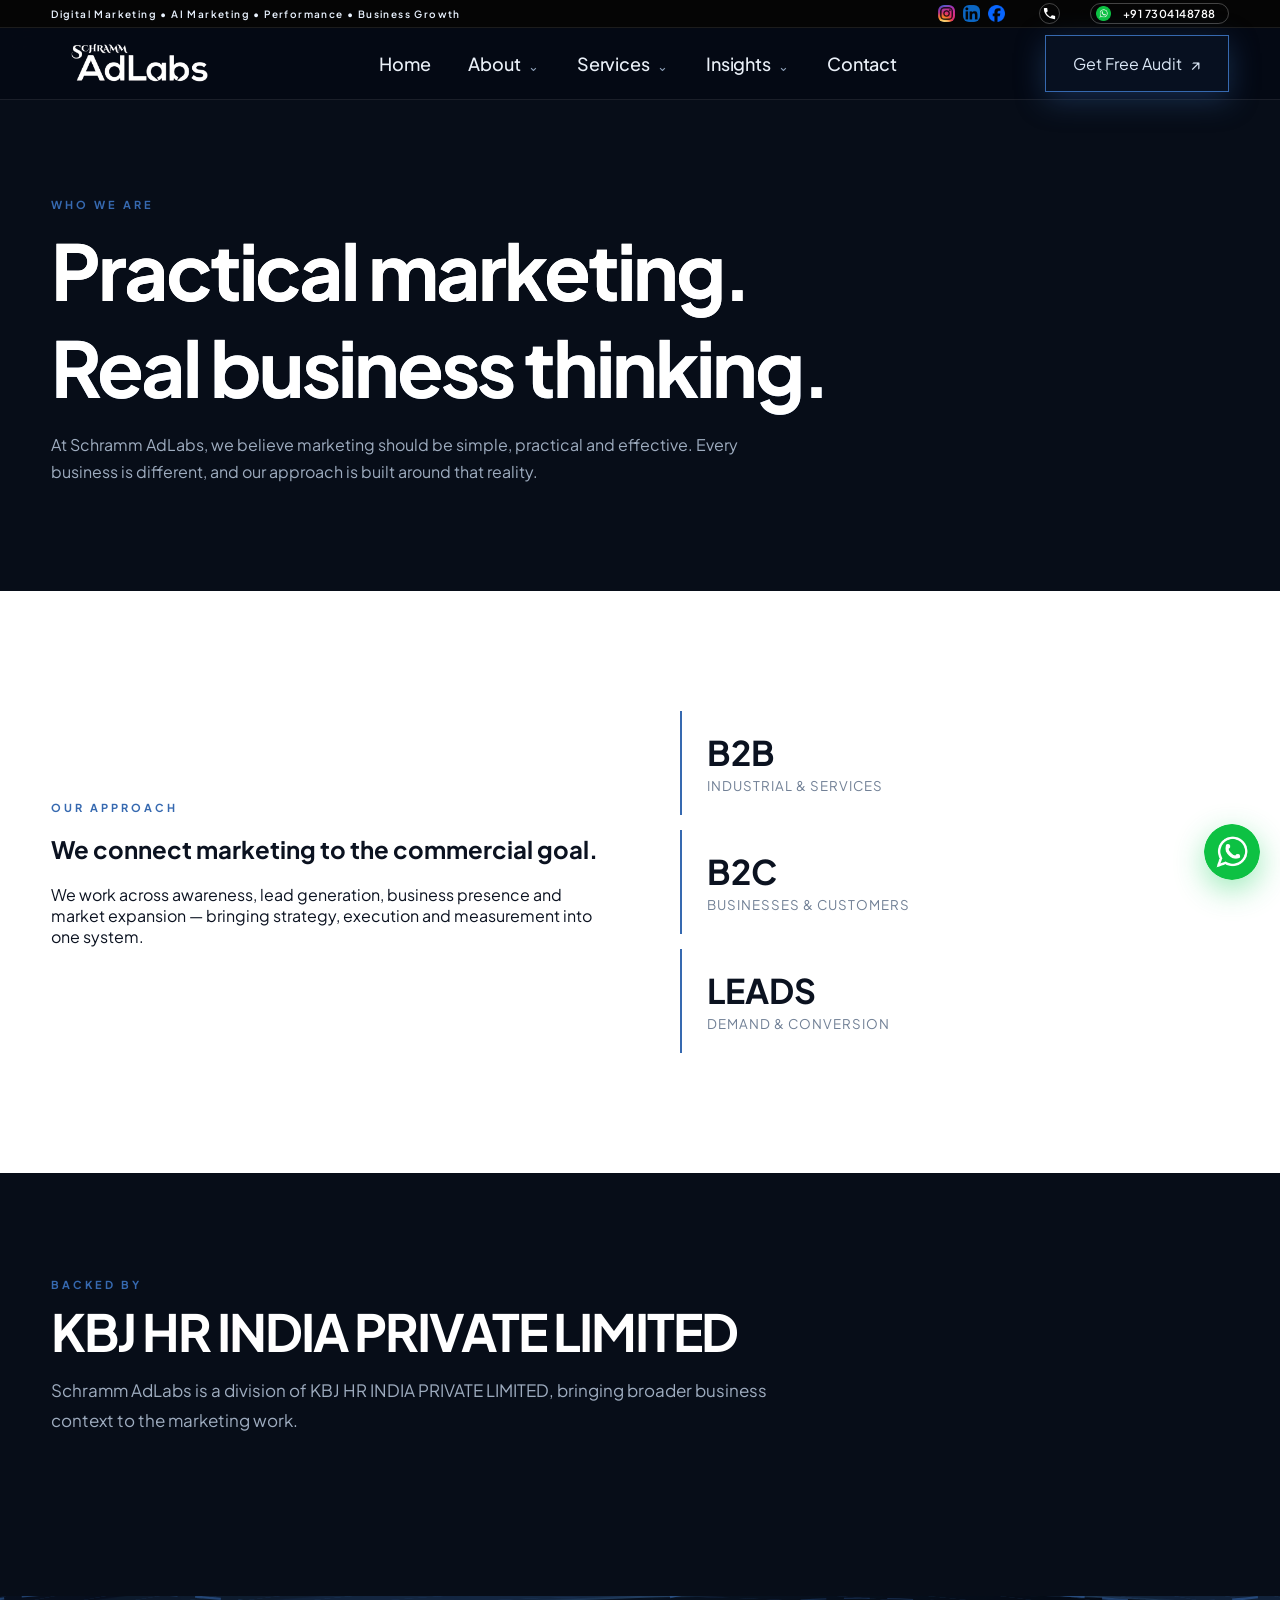
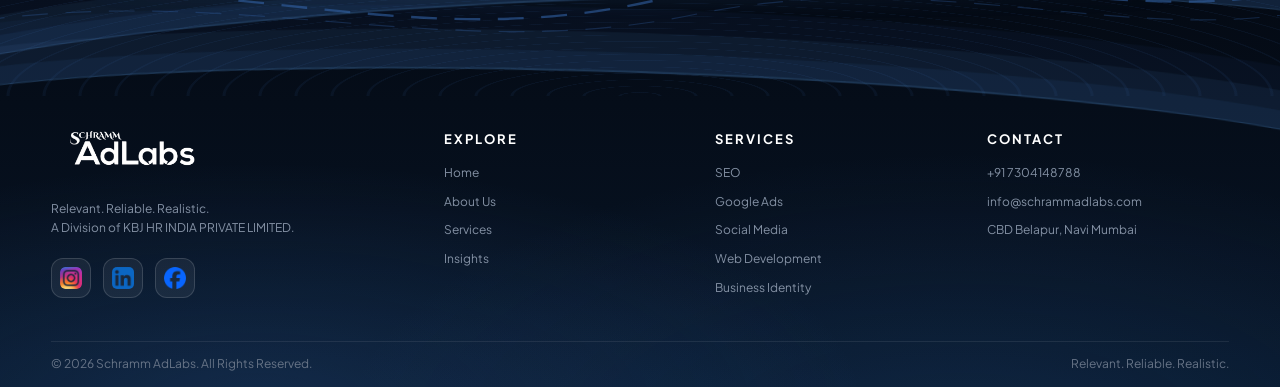
<file: about.html>
<!doctype html><html lang="en"><head><meta charset="utf-8"><meta name="viewport" content="width=device-width,initial-scale=1,viewport-fit=cover"><meta name="theme-color" content="#050914"><title>About Schramm AdLabs | Your B2B Marketing Partner</title>
<meta name="description" content="Meet Schramm AdLabs, a practical digital and AI marketing partner for B2B and manufacturing businesses. No jargon, no big presentations, just real results.">
<meta name="keywords" content="about Schramm AdLabs, B2B marketing partner, digital marketing company Navi Mumbai, AI marketing agency India">
<meta name="author" content="Schramm AdLabs">
<meta name="robots" content="index, follow, max-image-preview:large, max-snippet:-1">
<link rel="canonical" href="https://www.schrammadlabs.com/about">
<meta property="og:type" content="website">
<meta property="og:site_name" content="Schramm AdLabs">
<meta property="og:title" content="About Schramm AdLabs | Your B2B Marketing Partner">
<meta property="og:description" content="A practical marketing partner built around your growth. No jargon, just real results.">
<meta property="og:url" content="https://www.schrammadlabs.com/about">
<meta property="og:image" content="https://www.schrammadlabs.com/og-image.jpg">
<meta property="og:image:width" content="1200">
<meta property="og:image:height" content="630">
<meta property="og:image:alt" content="About Schramm AdLabs">
<meta property="og:locale" content="en_IN">
<meta name="twitter:card" content="summary_large_image">
<meta name="twitter:title" content="About Schramm AdLabs | Your B2B Marketing Partner">
<meta name="twitter:description" content="A practical marketing partner built around your growth. No jargon, just real results.">
<meta name="twitter:image" content="https://www.schrammadlabs.com/og-image.jpg">
<link rel="icon" href="/favicon.ico" sizes="48x48">
<link rel="icon" type="image/png" sizes="96x96" href="/favicon-96x96.png">
<link rel="icon" type="image/png" sizes="32x32" href="/favicon-32x32.png">
<link rel="apple-touch-icon" sizes="180x180" href="/apple-touch-icon.png">
<link rel="manifest" href="/site.webmanifest"><link rel="preconnect" href="https://fonts.googleapis.com"><link rel="preconnect" href="https://fonts.gstatic.com" crossorigin><link href="https://fonts.googleapis.com/css2?family=Plus+Jakarta+Sans:wght@400;500;600;700;800&display=swap" rel="stylesheet"><link rel="stylesheet" href="style.css"><link rel="stylesheet" href="upgrade.css"><link rel="stylesheet" href="responsive.css"></head><body><div class="top-utility"><div class="wrap top-utility-in"><div class="top-message">Digital Marketing • AI Marketing • Performance • Business Growth</div><div class="top-actions"><div class="social-top"><a href="https://www.instagram.com/schramm_ad_labs/" target="_blank" rel="noopener noreferrer" aria-label="Instagram" title="Instagram"><img src="instagram.png" alt="Instagram" width="22" height="22"></a><a href="https://www.linkedin.com/company/schramm-adlabs/" target="_blank" rel="noopener noreferrer" aria-label="LinkedIn" title="LinkedIn"><img src="linkedin.png" alt="LinkedIn" width="22" height="22"></a><a href="https://www.facebook.com/SchrammAdLabs" target="_blank" rel="noopener noreferrer" aria-label="Facebook" title="Facebook"><img src="facebook.png" alt="Facebook" width="22" height="22"></a></div><a class="call-ico" href="tel:+917304148788" aria-label="Call +91 7304148788" title="Call us"><svg viewBox="0 0 24 24" width="15" height="15" fill="currentColor"><path d="M6.6 10.8a15.1 15.1 0 0 0 6.6 6.6l2.2-2.2a1 1 0 0 1 1-.25 11.4 11.4 0 0 0 3.6.57 1 1 0 0 1 1 1V20a1 1 0 0 1-1 1A17 17 0 0 1 3 4a1 1 0 0 1 1-1h3.5a1 1 0 0 1 1 1c0 1.25.2 2.45.57 3.6a1 1 0 0 1-.25 1z"/></svg></a><a class="wa-link wa-btn" href="https://wa.me/917304148788" target="_blank" rel="noopener" aria-label="Chat on WhatsApp"><img src="whatsapp.png" alt="" width="16" height="16"><span>+91 7304148788</span></a></div></div></div><header class="site-nav"><div class="wrap nav-in"><a class="brand" href="/"><img src="Schramm_AdLabs_logo.png" alt="Schramm AdLabs"></a><nav class="navlinks">
<a class="nav-home" href="/">Home</a>
<div class="nav-drop"><a href="/about">About <small>⌄</small></a><div class="mega-menu about-menu"><div class="mega-intro"><span>WHO WE ARE</span><h3>Built around<br>your growth.</h3><p>Clear strategy, practical execution and marketing that connects to business goals.</p></div><div class="mega-cols"><div><a href="/about"><b>Our Approach</b><span>How we think, plan and execute.</span></a><a href="/about"><b>Why Schramm</b><span>A practical partner for growth.</span></a></div><div><a href="/about"><b>Our Capabilities</b><span>Strategy, performance, creative and digital.</span></a><a href="/contact"><b>Start a Project</b><span>Tell us what you want to grow.</span></a></div></div></div></div>
<div class="nav-drop"><a href="/services">Services <small>⌄</small></a><div class="mega-menu services-menu"><div class="mega-intro"><span>WHAT WE DO</span><h3>Marketing built<br>to move business.</h3><p>From visibility to leads, sales and business growth — one connected system.</p></div><div class="mega-cols service-cols"><div><a href="/services#seo"><b>SEO &amp; AEO</b><span>Search visibility + AI search.</span></a><a href="/services#ads"><b>Google Ads</b><span>High-intent paid acquisition.</span></a><a href="/services#social"><b>Social Media</b><span>Content, community + reach.</span></a></div><div><a href="/services#ai"><b>AI Marketing</b><span>Smarter research, content + workflows.</span></a><a href="/services#web"><b>Website Development</b><span>Fast, focused digital experiences.</span></a><a href="/services#branding"><b>Business Identity &amp; Creative</b><span>Identity, design + communication.</span></a></div><div><a href="/services#leads"><b>Lead Generation</b><span>Campaigns that create demand.</span></a><a href="/services#expansion"><b>Market Expansion</b><span>Reach new regions + audiences.</span></a><a href="/services#local"><b>Local Marketing</b><span>Be found where customers are.</span></a></div></div></div></div>
<div class="nav-drop"><a href="/blog">Insights <small>⌄</small></a><div class="mega-menu insights-menu"><div class="mega-intro"><span>INSIGHTS</span><h3>Ideas that help<br>you move smarter.</h3><p>Practical perspectives on digital marketing, AI, performance and growth.</p></div><div class="mega-cols"><div><a href="/blog"><b>Marketing Insights</b><span>Strategy, SEO, ads and social.</span></a><a href="/blog-post"><b>Featured Insight</b><span>Our latest thinking and ideas.</span></a></div><div><a href="/blog"><b>Growth Playbooks</b><span>Practical frameworks for businesses.</span></a><a href="/contact"><b>Talk to Our Team</b><span>Turn an idea into a plan.</span></a></div></div></div></div>
<a href="/contact">Contact</a>
</nav><div class="navcta-wrap">
<a class="btn navcta" href="/contact#contact-form">Get Free Audit <span class="cta-arrow">↗&#xFE0E;</span></a>
</div><div class="menu">☰</div></div></header><section class="pagehero"><div class="wrap"><div class="kicker">WHO WE ARE</div><h1>Practical marketing.<br>Real business thinking.</h1><p>At Schramm AdLabs, we believe marketing should be simple, practical and effective. Every business is different, and our approach is built around that reality.</p></div></section><section><div class="wrap split"><div><div class="kicker">OUR APPROACH</div><h2>We connect marketing to the commercial goal.</h2><p>We work across awareness, lead generation, business presence and market expansion — bringing strategy, execution and measurement into one system.</p></div><div><div class="metric"><strong>B2B</strong><small>INDUSTRIAL & SERVICES</small></div><div class="metric"><strong>B2C</strong><small>BUSINESSES & CUSTOMERS</small></div><div class="metric"><strong>LEADS</strong><small>DEMAND & CONVERSION</small></div></div></div></section><section class="dark"><div class="wrap"><div class="sectionhead"><div class="kicker">BACKED BY</div><h2>KBJ HR INDIA PRIVATE LIMITED</h2><p>Schramm AdLabs is a division of KBJ HR INDIA PRIVATE LIMITED, bringing broader business context to the marketing work.</p></div></div></section><footer class="footer"><div class="wave"><svg viewBox="0 0 1200 90" preserveAspectRatio="none"><path d="M0,55 C220,5 390,100 620,45 C850,-5 1020,85 1200,28" fill="none" stroke="#3669B0" stroke-width="2" opacity=".55"/><path d="M0,70 C250,25 430,105 650,58 C860,15 1040,95 1200,48" fill="none" stroke="#3669B0" stroke-width="1" opacity=".3"/></svg></div><div class="wrap"><div class="footergrid"><div><img src="Schramm_AdLabs_logo.png" alt="Schramm AdLabs"><p>Relevant. Reliable. Realistic.<br>A Division of KBJ HR INDIA PRIVATE LIMITED.</p><div class="social-foot"><a href="https://www.instagram.com/schramm_ad_labs/" target="_blank" rel="noopener noreferrer" aria-label="Instagram" title="Instagram"><img src="instagram.png" alt="Instagram" width="22" height="22"></a><a href="https://www.linkedin.com/company/schramm-adlabs/" target="_blank" rel="noopener noreferrer" aria-label="LinkedIn" title="LinkedIn"><img src="linkedin.png" alt="LinkedIn" width="22" height="22"></a><a href="https://www.facebook.com/SchrammAdLabs" target="_blank" rel="noopener noreferrer" aria-label="Facebook" title="Facebook"><img src="facebook.png" alt="Facebook" width="22" height="22"></a></div></div><div><h4>EXPLORE</h4><ul><li><a href="/">Home</a></li><li><a href="/about">About Us</a></li><li><a href="/services">Services</a></li><li><a href="/blog">Insights</a></li></ul></div><div><h4>SERVICES</h4><ul><li>SEO</li><li>Google Ads</li><li>Social Media</li><li>Web Development</li><li>Business Identity</li></ul></div><div><h4>CONTACT</h4><ul><li><a href="tel:+917304148788">+91 7304148788</a></li><li><a href="mailto:info@schrammadlabs.com">info@schrammadlabs.com</a></li><li>CBD Belapur, Navi Mumbai</li></ul></div></div><div class="bottom"><span>© 2026 Schramm AdLabs. All Rights Reserved.</span><span>Relevant. Reliable. Realistic.</span></div></div></footer><script src="app.js"></script><script src="upgrade.js"></script><script src="responsive.js"></script></body></html>
</file>
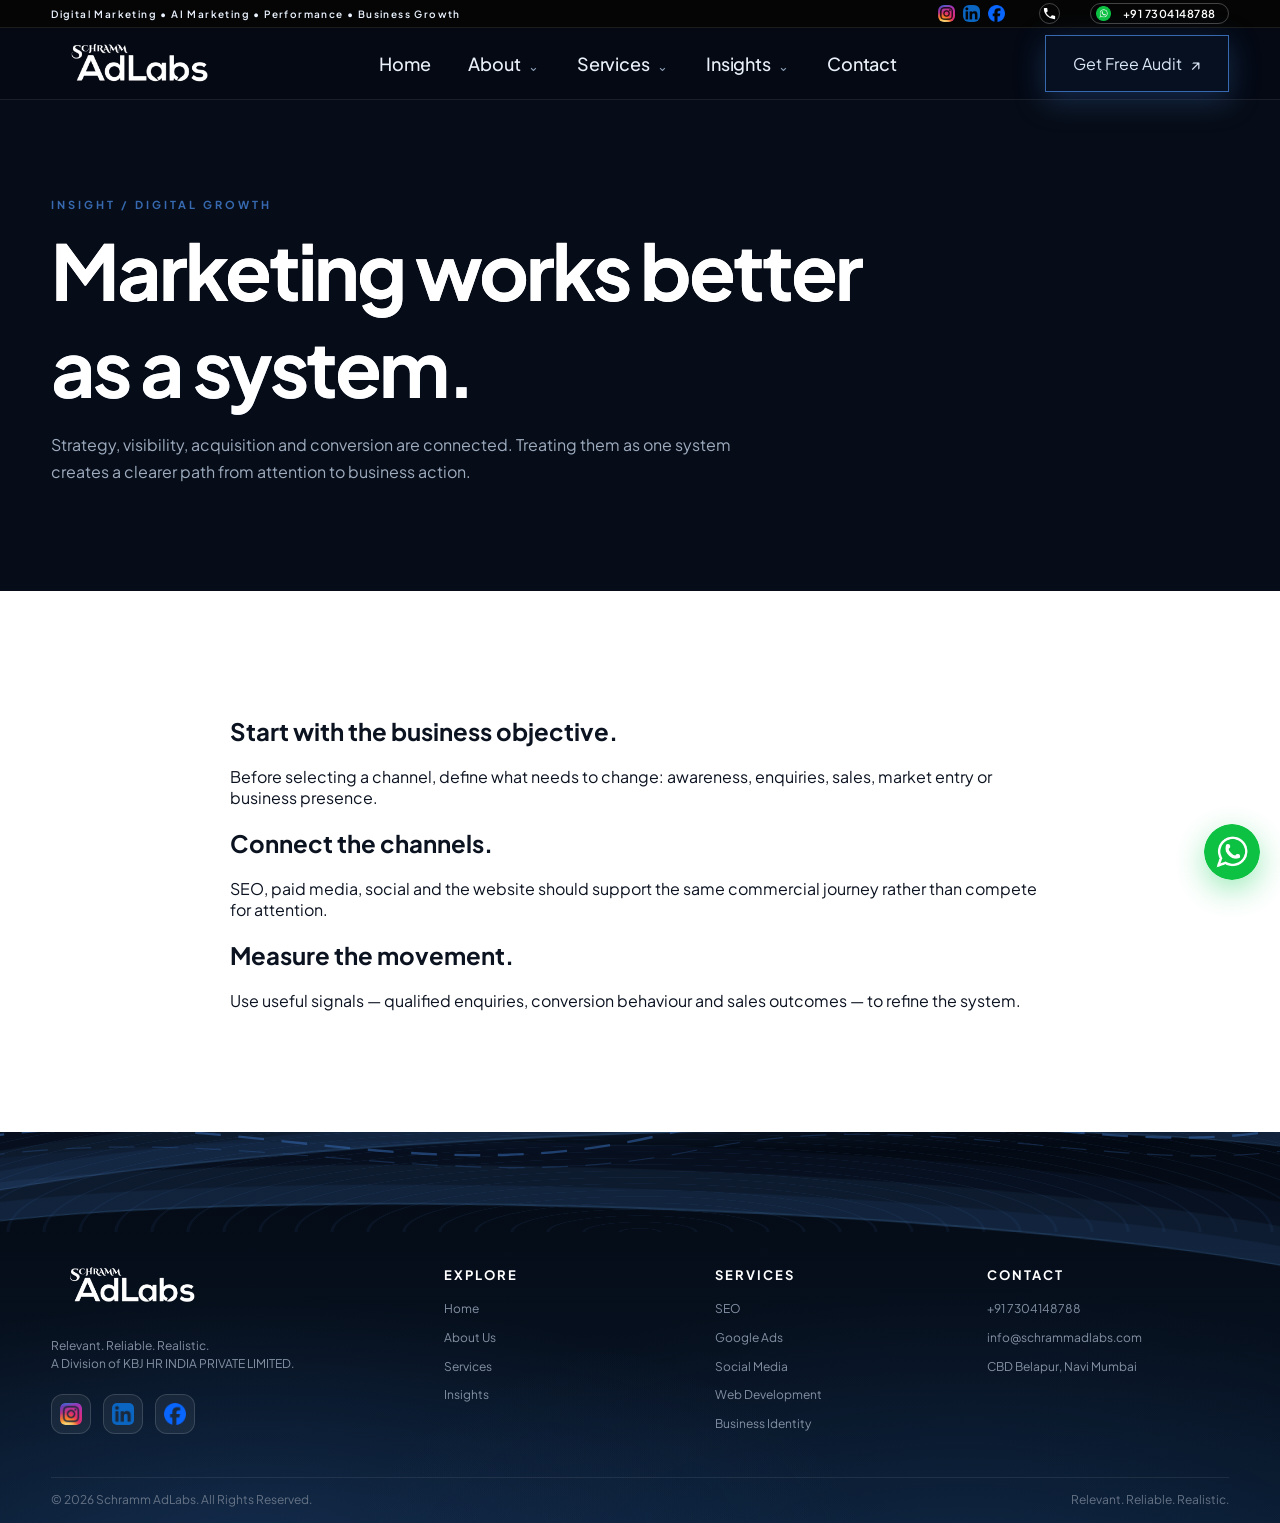
<file: blog-post.html>
<!doctype html><html lang="en"><head><meta charset="utf-8"><meta name="viewport" content="width=device-width,initial-scale=1,viewport-fit=cover"><meta name="theme-color" content="#050914"><title>Why Marketing Works Better as a System | Schramm AdLabs</title>
<meta name="description" content="Strategy, visibility, acquisition and conversion work best when connected. Learn how to build one marketing system that turns attention into enquiries.">
<meta name="keywords" content="marketing system, B2B marketing strategy, connected digital marketing, lead generation strategy, SEO and paid media">
<meta name="author" content="Schramm AdLabs">
<meta name="robots" content="index, follow, max-image-preview:large, max-snippet:-1">
<link rel="canonical" href="https://www.schrammadlabs.com/blog-post">
<meta property="og:type" content="website">
<meta property="og:site_name" content="Schramm AdLabs">
<meta property="og:title" content="Why Marketing Works Better as a System | Schramm AdLabs">
<meta property="og:description" content="Treat strategy, visibility, acquisition and conversion as one system for a clearer path to business action.">
<meta property="og:url" content="https://www.schrammadlabs.com/blog-post">
<meta property="og:image" content="https://www.schrammadlabs.com/og-image.jpg">
<meta property="og:image:width" content="1200">
<meta property="og:image:height" content="630">
<meta property="og:image:alt" content="Schramm AdLabs Insight: Marketing as a System">
<meta property="og:locale" content="en_IN">
<meta name="twitter:card" content="summary_large_image">
<meta name="twitter:title" content="Why Marketing Works Better as a System | Schramm AdLabs">
<meta name="twitter:description" content="Treat strategy, visibility, acquisition and conversion as one system for a clearer path to business action.">
<meta name="twitter:image" content="https://www.schrammadlabs.com/og-image.jpg">
<link rel="icon" href="/favicon.ico" sizes="48x48">
<link rel="icon" type="image/png" sizes="96x96" href="/favicon-96x96.png">
<link rel="icon" type="image/png" sizes="32x32" href="/favicon-32x32.png">
<link rel="apple-touch-icon" sizes="180x180" href="/apple-touch-icon.png">
<link rel="manifest" href="/site.webmanifest"><link rel="preconnect" href="https://fonts.googleapis.com"><link rel="preconnect" href="https://fonts.gstatic.com" crossorigin><link href="https://fonts.googleapis.com/css2?family=Plus+Jakarta+Sans:wght@400;500;600;700;800&display=swap" rel="stylesheet"><link rel="stylesheet" href="style.css"><link rel="stylesheet" href="upgrade.css"><link rel="stylesheet" href="responsive.css"></head><body><div class="top-utility"><div class="wrap top-utility-in"><div class="top-message">Digital Marketing • AI Marketing • Performance • Business Growth</div><div class="top-actions"><div class="social-top"><a href="https://www.instagram.com/schramm_ad_labs/" target="_blank" rel="noopener noreferrer" aria-label="Instagram" title="Instagram"><img src="instagram.png" alt="Instagram" width="22" height="22"></a><a href="https://www.linkedin.com/company/schramm-adlabs/" target="_blank" rel="noopener noreferrer" aria-label="LinkedIn" title="LinkedIn"><img src="linkedin.png" alt="LinkedIn" width="22" height="22"></a><a href="https://www.facebook.com/SchrammAdLabs" target="_blank" rel="noopener noreferrer" aria-label="Facebook" title="Facebook"><img src="facebook.png" alt="Facebook" width="22" height="22"></a></div><a class="call-ico" href="tel:+917304148788" aria-label="Call +91 7304148788" title="Call us"><svg viewBox="0 0 24 24" width="15" height="15" fill="currentColor"><path d="M6.6 10.8a15.1 15.1 0 0 0 6.6 6.6l2.2-2.2a1 1 0 0 1 1-.25 11.4 11.4 0 0 0 3.6.57 1 1 0 0 1 1 1V20a1 1 0 0 1-1 1A17 17 0 0 1 3 4a1 1 0 0 1 1-1h3.5a1 1 0 0 1 1 1c0 1.25.2 2.45.57 3.6a1 1 0 0 1-.25 1z"/></svg></a><a class="wa-link wa-btn" href="https://wa.me/917304148788" target="_blank" rel="noopener" aria-label="Chat on WhatsApp"><img src="whatsapp.png" alt="" width="16" height="16"><span>+91 7304148788</span></a></div></div></div><header class="site-nav"><div class="wrap nav-in"><a class="brand" href="/"><img src="Schramm_AdLabs_logo.png" alt="Schramm AdLabs"></a><nav class="navlinks">
<a class="nav-home" href="/">Home</a>
<div class="nav-drop"><a href="/about">About <small>⌄</small></a><div class="mega-menu about-menu"><div class="mega-intro"><span>WHO WE ARE</span><h3>Built around<br>your growth.</h3><p>Clear strategy, practical execution and marketing that connects to business goals.</p></div><div class="mega-cols"><div><a href="/about"><b>Our Approach</b><span>How we think, plan and execute.</span></a><a href="/about"><b>Why Schramm</b><span>A practical partner for growth.</span></a></div><div><a href="/about"><b>Our Capabilities</b><span>Strategy, performance, creative and digital.</span></a><a href="/contact"><b>Start a Project</b><span>Tell us what you want to grow.</span></a></div></div></div></div>
<div class="nav-drop"><a href="/services">Services <small>⌄</small></a><div class="mega-menu services-menu"><div class="mega-intro"><span>WHAT WE DO</span><h3>Marketing built<br>to move business.</h3><p>From visibility to leads, sales and business growth — one connected system.</p></div><div class="mega-cols service-cols"><div><a href="/services#seo"><b>SEO &amp; AEO</b><span>Search visibility + AI search.</span></a><a href="/services#ads"><b>Google Ads</b><span>High-intent paid acquisition.</span></a><a href="/services#social"><b>Social Media</b><span>Content, community + reach.</span></a></div><div><a href="/services#ai"><b>AI Marketing</b><span>Smarter research, content + workflows.</span></a><a href="/services#web"><b>Website Development</b><span>Fast, focused digital experiences.</span></a><a href="/services#branding"><b>Business Identity &amp; Creative</b><span>Identity, design + communication.</span></a></div><div><a href="/services#leads"><b>Lead Generation</b><span>Campaigns that create demand.</span></a><a href="/services#expansion"><b>Market Expansion</b><span>Reach new regions + audiences.</span></a><a href="/services#local"><b>Local Marketing</b><span>Be found where customers are.</span></a></div></div></div></div>
<div class="nav-drop"><a href="/blog">Insights <small>⌄</small></a><div class="mega-menu insights-menu"><div class="mega-intro"><span>INSIGHTS</span><h3>Ideas that help<br>you move smarter.</h3><p>Practical perspectives on digital marketing, AI, performance and growth.</p></div><div class="mega-cols"><div><a href="/blog"><b>Marketing Insights</b><span>Strategy, SEO, ads and social.</span></a><a href="/blog-post"><b>Featured Insight</b><span>Our latest thinking and ideas.</span></a></div><div><a href="/blog"><b>Growth Playbooks</b><span>Practical frameworks for businesses.</span></a><a href="/contact"><b>Talk to Our Team</b><span>Turn an idea into a plan.</span></a></div></div></div></div>
<a href="/contact">Contact</a>
</nav><div class="navcta-wrap">
<a class="btn navcta" href="/contact#contact-form">Get Free Audit <span class="cta-arrow">↗&#xFE0E;</span></a>
</div><div class="menu">☰</div></div></header><section class="pagehero"><div class="wrap"><div class="kicker">INSIGHT / DIGITAL GROWTH</div><h1>Marketing works better<br>as a system.</h1><p>Strategy, visibility, acquisition and conversion are connected. Treating them as one system creates a clearer path from attention to business action.</p></div></section><section><div class="wrap" style="max-width:820px"><h2>Start with the business objective.</h2><p>Before selecting a channel, define what needs to change: awareness, enquiries, sales, market entry or business presence.</p><h2>Connect the channels.</h2><p>SEO, paid media, social and the website should support the same commercial journey rather than compete for attention.</p><h2>Measure the movement.</h2><p>Use useful signals — qualified enquiries, conversion behaviour and sales outcomes — to refine the system.</p></div></section><footer class="footer"><div class="wave"><svg viewBox="0 0 1200 90" preserveAspectRatio="none"><path d="M0,55 C220,5 390,100 620,45 C850,-5 1020,85 1200,28" fill="none" stroke="#3669B0" stroke-width="2" opacity=".55"/><path d="M0,70 C250,25 430,105 650,58 C860,15 1040,95 1200,48" fill="none" stroke="#3669B0" stroke-width="1" opacity=".3"/></svg></div><div class="wrap"><div class="footergrid"><div><img src="Schramm_AdLabs_logo.png" alt="Schramm AdLabs"><p>Relevant. Reliable. Realistic.<br>A Division of KBJ HR INDIA PRIVATE LIMITED.</p><div class="social-foot"><a href="https://www.instagram.com/schramm_ad_labs/" target="_blank" rel="noopener noreferrer" aria-label="Instagram" title="Instagram"><img src="instagram.png" alt="Instagram" width="22" height="22"></a><a href="https://www.linkedin.com/company/schramm-adlabs/" target="_blank" rel="noopener noreferrer" aria-label="LinkedIn" title="LinkedIn"><img src="linkedin.png" alt="LinkedIn" width="22" height="22"></a><a href="https://www.facebook.com/SchrammAdLabs" target="_blank" rel="noopener noreferrer" aria-label="Facebook" title="Facebook"><img src="facebook.png" alt="Facebook" width="22" height="22"></a></div></div><div><h4>EXPLORE</h4><ul><li><a href="/">Home</a></li><li><a href="/about">About Us</a></li><li><a href="/services">Services</a></li><li><a href="/blog">Insights</a></li></ul></div><div><h4>SERVICES</h4><ul><li>SEO</li><li>Google Ads</li><li>Social Media</li><li>Web Development</li><li>Business Identity</li></ul></div><div><h4>CONTACT</h4><ul><li><a href="tel:+917304148788">+91 7304148788</a></li><li><a href="mailto:info@schrammadlabs.com">info@schrammadlabs.com</a></li><li>CBD Belapur, Navi Mumbai</li></ul></div></div><div class="bottom"><span>© 2026 Schramm AdLabs. All Rights Reserved.</span><span>Relevant. Reliable. Realistic.</span></div></div></footer><script src="app.js"></script><script src="upgrade.js"></script><script src="responsive.js"></script></body></html>
</file>
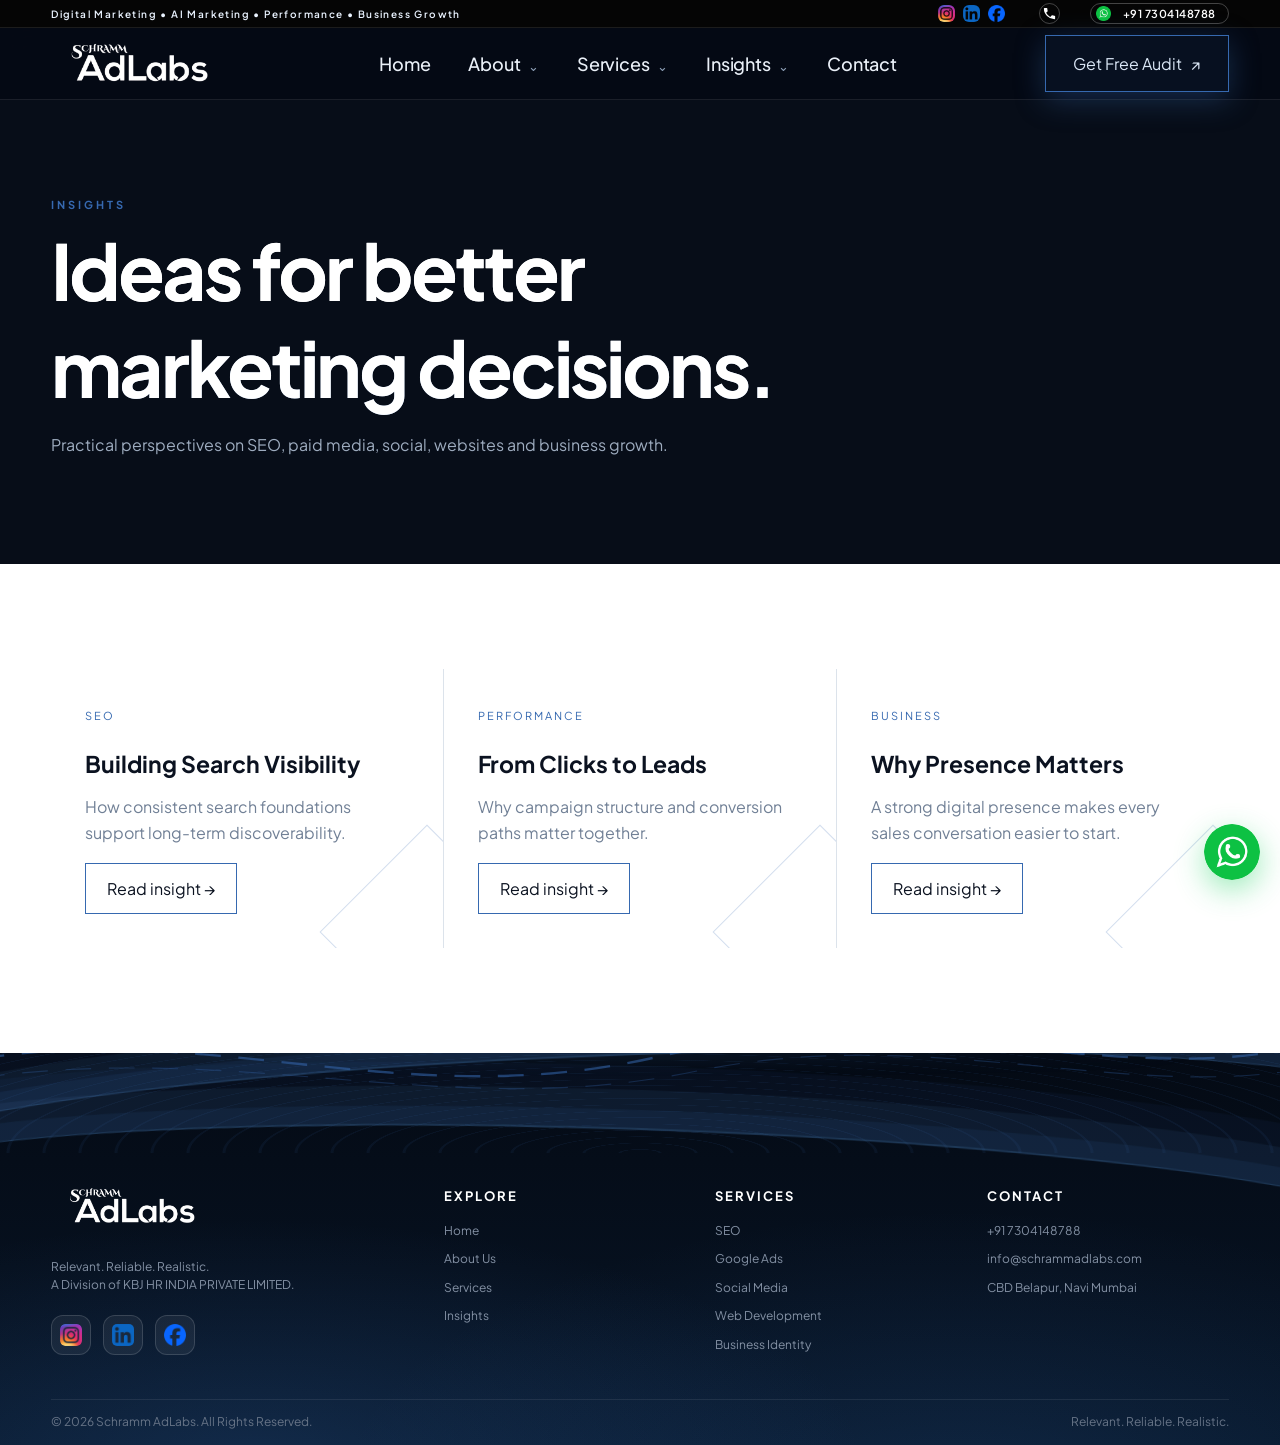
<file: blog.html>
<!doctype html><html lang="en"><head><meta charset="utf-8"><meta name="viewport" content="width=device-width,initial-scale=1,viewport-fit=cover"><meta name="theme-color" content="#050914"><title>Marketing Insights &amp; Growth Playbooks | Schramm AdLabs</title>
<meta name="description" content="Practical tips on B2B SEO, Google Ads, AI marketing and lead generation for manufacturers and growing businesses. Read our latest insights.">
<meta name="keywords" content="B2B marketing tips, industrial marketing strategy, SEO for manufacturers, lead generation tips, AI marketing blog">
<meta name="author" content="Schramm AdLabs">
<meta name="robots" content="index, follow, max-image-preview:large, max-snippet:-1">
<link rel="canonical" href="https://www.schrammadlabs.com/blog">
<meta property="og:type" content="website">
<meta property="og:site_name" content="Schramm AdLabs">
<meta property="og:title" content="Marketing Insights &amp; Growth Playbooks | Schramm AdLabs">
<meta property="og:description" content="Practical ideas on SEO, ads, AI and growth for B2B and manufacturing businesses.">
<meta property="og:url" content="https://www.schrammadlabs.com/blog">
<meta property="og:image" content="https://www.schrammadlabs.com/og-image.jpg">
<meta property="og:image:width" content="1200">
<meta property="og:image:height" content="630">
<meta property="og:image:alt" content="Schramm AdLabs Marketing Insights">
<meta property="og:locale" content="en_IN">
<meta name="twitter:card" content="summary_large_image">
<meta name="twitter:title" content="Marketing Insights &amp; Growth Playbooks | Schramm AdLabs">
<meta name="twitter:description" content="Practical ideas on SEO, ads, AI and growth for B2B and manufacturing businesses.">
<meta name="twitter:image" content="https://www.schrammadlabs.com/og-image.jpg">
<link rel="icon" href="/favicon.ico" sizes="48x48">
<link rel="icon" type="image/png" sizes="96x96" href="/favicon-96x96.png">
<link rel="icon" type="image/png" sizes="32x32" href="/favicon-32x32.png">
<link rel="apple-touch-icon" sizes="180x180" href="/apple-touch-icon.png">
<link rel="manifest" href="/site.webmanifest"><link rel="preconnect" href="https://fonts.googleapis.com"><link rel="preconnect" href="https://fonts.gstatic.com" crossorigin><link href="https://fonts.googleapis.com/css2?family=Plus+Jakarta+Sans:wght@400;500;600;700;800&display=swap" rel="stylesheet"><link rel="stylesheet" href="style.css"><link rel="stylesheet" href="upgrade.css"><link rel="stylesheet" href="responsive.css"></head><body><div class="top-utility"><div class="wrap top-utility-in"><div class="top-message">Digital Marketing • AI Marketing • Performance • Business Growth</div><div class="top-actions"><div class="social-top"><a href="https://www.instagram.com/schramm_ad_labs/" target="_blank" rel="noopener noreferrer" aria-label="Instagram" title="Instagram"><img src="instagram.png" alt="Instagram" width="22" height="22"></a><a href="https://www.linkedin.com/company/schramm-adlabs/" target="_blank" rel="noopener noreferrer" aria-label="LinkedIn" title="LinkedIn"><img src="linkedin.png" alt="LinkedIn" width="22" height="22"></a><a href="https://www.facebook.com/SchrammAdLabs" target="_blank" rel="noopener noreferrer" aria-label="Facebook" title="Facebook"><img src="facebook.png" alt="Facebook" width="22" height="22"></a></div><a class="call-ico" href="tel:+917304148788" aria-label="Call +91 7304148788" title="Call us"><svg viewBox="0 0 24 24" width="15" height="15" fill="currentColor"><path d="M6.6 10.8a15.1 15.1 0 0 0 6.6 6.6l2.2-2.2a1 1 0 0 1 1-.25 11.4 11.4 0 0 0 3.6.57 1 1 0 0 1 1 1V20a1 1 0 0 1-1 1A17 17 0 0 1 3 4a1 1 0 0 1 1-1h3.5a1 1 0 0 1 1 1c0 1.25.2 2.45.57 3.6a1 1 0 0 1-.25 1z"/></svg></a><a class="wa-link wa-btn" href="https://wa.me/917304148788" target="_blank" rel="noopener" aria-label="Chat on WhatsApp"><img src="whatsapp.png" alt="" width="16" height="16"><span>+91 7304148788</span></a></div></div></div><header class="site-nav"><div class="wrap nav-in"><a class="brand" href="/"><img src="Schramm_AdLabs_logo.png" alt="Schramm AdLabs"></a><nav class="navlinks">
<a class="nav-home" href="/">Home</a>
<div class="nav-drop"><a href="/about">About <small>⌄</small></a><div class="mega-menu about-menu"><div class="mega-intro"><span>WHO WE ARE</span><h3>Built around<br>your growth.</h3><p>Clear strategy, practical execution and marketing that connects to business goals.</p></div><div class="mega-cols"><div><a href="/about"><b>Our Approach</b><span>How we think, plan and execute.</span></a><a href="/about"><b>Why Schramm</b><span>A practical partner for growth.</span></a></div><div><a href="/about"><b>Our Capabilities</b><span>Strategy, performance, creative and digital.</span></a><a href="/contact"><b>Start a Project</b><span>Tell us what you want to grow.</span></a></div></div></div></div>
<div class="nav-drop"><a href="/services">Services <small>⌄</small></a><div class="mega-menu services-menu"><div class="mega-intro"><span>WHAT WE DO</span><h3>Marketing built<br>to move business.</h3><p>From visibility to leads, sales and business growth — one connected system.</p></div><div class="mega-cols service-cols"><div><a href="/services#seo"><b>SEO &amp; AEO</b><span>Search visibility + AI search.</span></a><a href="/services#ads"><b>Google Ads</b><span>High-intent paid acquisition.</span></a><a href="/services#social"><b>Social Media</b><span>Content, community + reach.</span></a></div><div><a href="/services#ai"><b>AI Marketing</b><span>Smarter research, content + workflows.</span></a><a href="/services#web"><b>Website Development</b><span>Fast, focused digital experiences.</span></a><a href="/services#branding"><b>Business Identity &amp; Creative</b><span>Identity, design + communication.</span></a></div><div><a href="/services#leads"><b>Lead Generation</b><span>Campaigns that create demand.</span></a><a href="/services#expansion"><b>Market Expansion</b><span>Reach new regions + audiences.</span></a><a href="/services#local"><b>Local Marketing</b><span>Be found where customers are.</span></a></div></div></div></div>
<div class="nav-drop"><a href="/blog">Insights <small>⌄</small></a><div class="mega-menu insights-menu"><div class="mega-intro"><span>INSIGHTS</span><h3>Ideas that help<br>you move smarter.</h3><p>Practical perspectives on digital marketing, AI, performance and growth.</p></div><div class="mega-cols"><div><a href="/blog"><b>Marketing Insights</b><span>Strategy, SEO, ads and social.</span></a><a href="/blog-post"><b>Featured Insight</b><span>Our latest thinking and ideas.</span></a></div><div><a href="/blog"><b>Growth Playbooks</b><span>Practical frameworks for businesses.</span></a><a href="/contact"><b>Talk to Our Team</b><span>Turn an idea into a plan.</span></a></div></div></div></div>
<a href="/contact">Contact</a>
</nav><div class="navcta-wrap">
<a class="btn navcta" href="/contact#contact-form">Get Free Audit <span class="cta-arrow">↗&#xFE0E;</span></a>
</div><div class="menu">☰</div></div></header><section class="pagehero"><div class="wrap"><div class="kicker">INSIGHTS</div><h1>Ideas for better<br>marketing decisions.</h1><p>Practical perspectives on SEO, paid media, social, websites and business growth.</p></div></section><section><div class="wrap"><div class="service-grid"><article class="service"><span>SEO</span><h3>Building Search Visibility</h3><p>How consistent search foundations support long-term discoverability.</p><a class="btn" href="/blog-post">Read insight →</a></article><article class="service"><span>PERFORMANCE</span><h3>From Clicks to Leads</h3><p>Why campaign structure and conversion paths matter together.</p><a class="btn" href="/blog-post">Read insight →</a></article><article class="service"><span>BUSINESS</span><h3>Why Presence Matters</h3><p>A strong digital presence makes every sales conversation easier to start.</p><a class="btn" href="/blog-post">Read insight →</a></article></div></div></section><footer class="footer"><div class="wave"><svg viewBox="0 0 1200 90" preserveAspectRatio="none"><path d="M0,55 C220,5 390,100 620,45 C850,-5 1020,85 1200,28" fill="none" stroke="#3669B0" stroke-width="2" opacity=".55"/><path d="M0,70 C250,25 430,105 650,58 C860,15 1040,95 1200,48" fill="none" stroke="#3669B0" stroke-width="1" opacity=".3"/></svg></div><div class="wrap"><div class="footergrid"><div><img src="Schramm_AdLabs_logo.png" alt="Schramm AdLabs"><p>Relevant. Reliable. Realistic.<br>A Division of KBJ HR INDIA PRIVATE LIMITED.</p><div class="social-foot"><a href="https://www.instagram.com/schramm_ad_labs/" target="_blank" rel="noopener noreferrer" aria-label="Instagram" title="Instagram"><img src="instagram.png" alt="Instagram" width="22" height="22"></a><a href="https://www.linkedin.com/company/schramm-adlabs/" target="_blank" rel="noopener noreferrer" aria-label="LinkedIn" title="LinkedIn"><img src="linkedin.png" alt="LinkedIn" width="22" height="22"></a><a href="https://www.facebook.com/SchrammAdLabs" target="_blank" rel="noopener noreferrer" aria-label="Facebook" title="Facebook"><img src="facebook.png" alt="Facebook" width="22" height="22"></a></div></div><div><h4>EXPLORE</h4><ul><li><a href="/">Home</a></li><li><a href="/about">About Us</a></li><li><a href="/services">Services</a></li><li><a href="/blog">Insights</a></li></ul></div><div><h4>SERVICES</h4><ul><li>SEO</li><li>Google Ads</li><li>Social Media</li><li>Web Development</li><li>Business Identity</li></ul></div><div><h4>CONTACT</h4><ul><li><a href="tel:+917304148788">+91 7304148788</a></li><li><a href="mailto:info@schrammadlabs.com">info@schrammadlabs.com</a></li><li>CBD Belapur, Navi Mumbai</li></ul></div></div><div class="bottom"><span>© 2026 Schramm AdLabs. All Rights Reserved.</span><span>Relevant. Reliable. Realistic.</span></div></div></footer><script src="app.js"></script><script src="upgrade.js"></script><script src="responsive.js"></script></body></html>
</file>
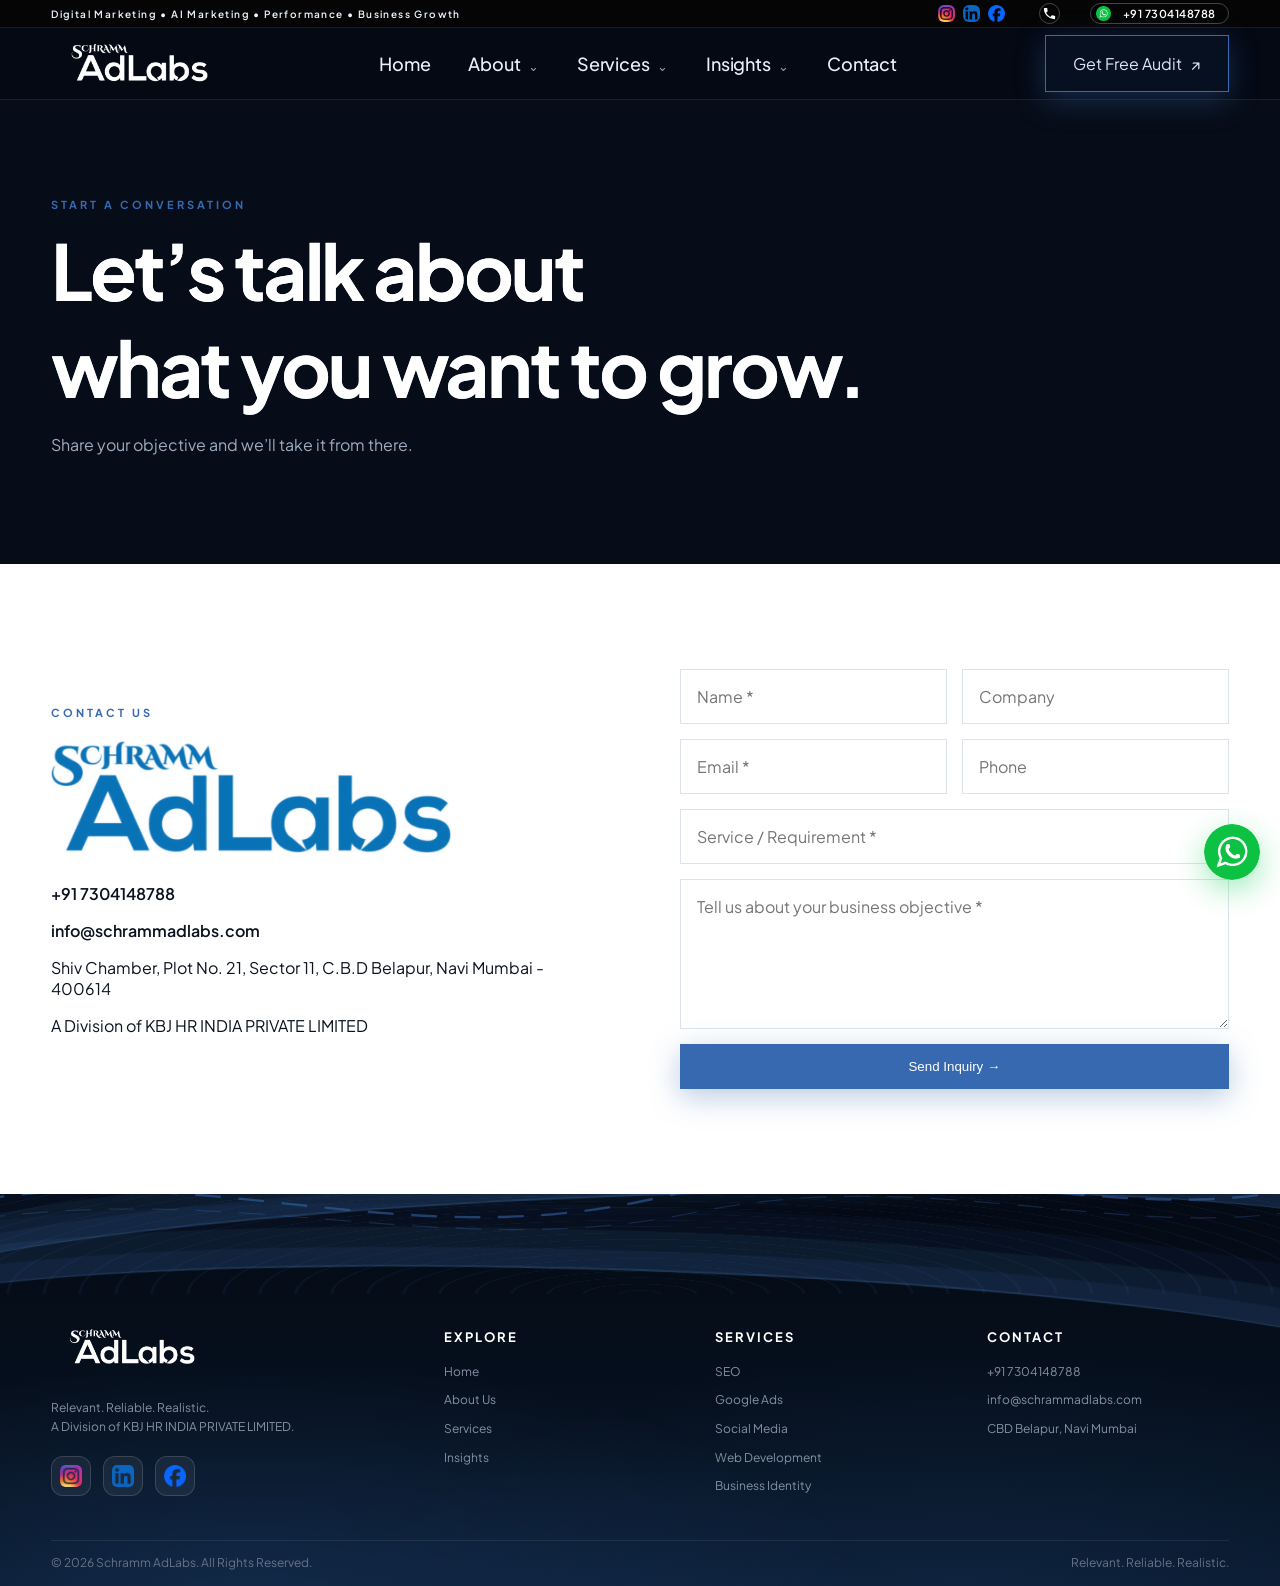
<file: contact (1).html>
<!doctype html><html lang="en"><head><meta charset="utf-8"><meta name="viewport" content="width=device-width,initial-scale=1,viewport-fit=cover"><meta name="theme-color" content="#050914"><title>Contact Schramm AdLabs | Get a Free Marketing Audit</title>
<meta name="description" content="Talk to Schramm AdLabs for a free marketing audit. SEO, Google Ads, web &amp; lead generation for B2B and manufacturing brands. Call +91 7304148788.">
<meta name="keywords" content="contact digital marketing agency, free marketing audit, B2B marketing agency Navi Mumbai, hire SEO agency">
<meta name="author" content="Schramm AdLabs">
<meta name="robots" content="index, follow, max-image-preview:large, max-snippet:-1">
<link rel="canonical" href="https://www.schrammadlabs.com/contact">
<meta property="og:type" content="website">
<meta property="og:site_name" content="Schramm AdLabs">
<meta property="og:title" content="Contact Schramm AdLabs | Get a Free Marketing Audit">
<meta property="og:description" content="Tell us what you want to grow. We will map the marketing system around it.">
<meta property="og:url" content="https://www.schrammadlabs.com/contact">
<meta property="og:image" content="https://www.schrammadlabs.com/og-image.jpg">
<meta property="og:image:width" content="1200">
<meta property="og:image:height" content="630">
<meta property="og:image:alt" content="Contact Schramm AdLabs">
<meta property="og:locale" content="en_IN">
<meta name="twitter:card" content="summary_large_image">
<meta name="twitter:title" content="Contact Schramm AdLabs | Get a Free Marketing Audit">
<meta name="twitter:description" content="Tell us what you want to grow. We will map the marketing system around it.">
<meta name="twitter:image" content="https://www.schrammadlabs.com/og-image.jpg">
<link rel="icon" href="/favicon.ico" sizes="48x48">
<link rel="icon" type="image/png" sizes="96x96" href="/favicon-96x96.png">
<link rel="icon" type="image/png" sizes="32x32" href="/favicon-32x32.png">
<link rel="apple-touch-icon" sizes="180x180" href="/apple-touch-icon.png">
<link rel="manifest" href="/site.webmanifest"><link rel="preconnect" href="https://fonts.googleapis.com"><link rel="preconnect" href="https://fonts.gstatic.com" crossorigin><link href="https://fonts.googleapis.com/css2?family=Plus+Jakarta+Sans:wght@400;500;600;700;800&display=swap" rel="stylesheet"><link rel="stylesheet" href="style.css"><link rel="stylesheet" href="upgrade.css"><link rel="stylesheet" href="responsive.css"></head><body><div class="top-utility"><div class="wrap top-utility-in"><div class="top-message">Digital Marketing • AI Marketing • Performance • Business Growth</div><div class="top-actions"><div class="social-top"><a href="https://www.instagram.com/schramm_ad_labs/" target="_blank" rel="noopener noreferrer" aria-label="Instagram" title="Instagram"><img src="instagram.png" alt="Instagram" width="22" height="22"></a><a href="https://www.linkedin.com/company/schramm-adlabs/" target="_blank" rel="noopener noreferrer" aria-label="LinkedIn" title="LinkedIn"><img src="linkedin.png" alt="LinkedIn" width="22" height="22"></a><a href="https://www.facebook.com/SchrammAdLabs" target="_blank" rel="noopener noreferrer" aria-label="Facebook" title="Facebook"><img src="facebook.png" alt="Facebook" width="22" height="22"></a></div><a class="call-ico" href="tel:+917304148788" aria-label="Call +91 7304148788" title="Call us"><svg viewBox="0 0 24 24" width="15" height="15" fill="currentColor"><path d="M6.6 10.8a15.1 15.1 0 0 0 6.6 6.6l2.2-2.2a1 1 0 0 1 1-.25 11.4 11.4 0 0 0 3.6.57 1 1 0 0 1 1 1V20a1 1 0 0 1-1 1A17 17 0 0 1 3 4a1 1 0 0 1 1-1h3.5a1 1 0 0 1 1 1c0 1.25.2 2.45.57 3.6a1 1 0 0 1-.25 1z"/></svg></a><a class="wa-link wa-btn" href="https://wa.me/917304148788" target="_blank" rel="noopener" aria-label="Chat on WhatsApp"><img src="whatsapp.png" alt="" width="16" height="16"><span>+91 7304148788</span></a></div></div></div><header class="site-nav"><div class="wrap nav-in"><a class="brand" href="/"><img src="Schramm_AdLabs_logo.png" alt="Schramm AdLabs"></a><nav class="navlinks">
<a class="nav-home" href="/">Home</a>
<div class="nav-drop"><a href="/about">About <small>⌄</small></a><div class="mega-menu about-menu"><div class="mega-intro"><span>WHO WE ARE</span><h3>Built around<br>your growth.</h3><p>Clear strategy, practical execution and marketing that connects to business goals.</p></div><div class="mega-cols"><div><a href="/about"><b>Our Approach</b><span>How we think, plan and execute.</span></a><a href="/about"><b>Why Schramm</b><span>A practical partner for growth.</span></a></div><div><a href="/about"><b>Our Capabilities</b><span>Strategy, performance, creative and digital.</span></a><a href="/contact"><b>Start a Project</b><span>Tell us what you want to grow.</span></a></div></div></div></div>
<div class="nav-drop"><a href="/services">Services <small>⌄</small></a><div class="mega-menu services-menu"><div class="mega-intro"><span>WHAT WE DO</span><h3>Marketing built<br>to move business.</h3><p>From visibility to leads, sales and business growth — one connected system.</p></div><div class="mega-cols service-cols"><div><a href="/services#seo"><b>SEO &amp; AEO</b><span>Search visibility + AI search.</span></a><a href="/services#ads"><b>Google Ads</b><span>High-intent paid acquisition.</span></a><a href="/services#social"><b>Social Media</b><span>Content, community + reach.</span></a></div><div><a href="/services#ai"><b>AI Marketing</b><span>Smarter research, content + workflows.</span></a><a href="/services#web"><b>Website Development</b><span>Fast, focused digital experiences.</span></a><a href="/services#branding"><b>Business Identity &amp; Creative</b><span>Identity, design + communication.</span></a></div><div><a href="/services#leads"><b>Lead Generation</b><span>Campaigns that create demand.</span></a><a href="/services#expansion"><b>Market Expansion</b><span>Reach new regions + audiences.</span></a><a href="/services#local"><b>Local Marketing</b><span>Be found where customers are.</span></a></div></div></div></div>
<div class="nav-drop"><a href="/blog">Insights <small>⌄</small></a><div class="mega-menu insights-menu"><div class="mega-intro"><span>INSIGHTS</span><h3>Ideas that help<br>you move smarter.</h3><p>Practical perspectives on digital marketing, AI, performance and growth.</p></div><div class="mega-cols"><div><a href="/blog"><b>Marketing Insights</b><span>Strategy, SEO, ads and social.</span></a><a href="/blog-post"><b>Featured Insight</b><span>Our latest thinking and ideas.</span></a></div><div><a href="/blog"><b>Growth Playbooks</b><span>Practical frameworks for businesses.</span></a><a href="/contact"><b>Talk to Our Team</b><span>Turn an idea into a plan.</span></a></div></div></div></div>
<a href="/contact">Contact</a>
</nav><div class="navcta-wrap">
<a class="btn navcta" href="/contact#contact-form">Get Free Audit <span class="cta-arrow">↗&#xFE0E;</span></a>
</div><div class="menu">☰</div></div></header><section class="pagehero"><div class="wrap"><div class="kicker">START A CONVERSATION</div><h1>Let’s talk about<br>what you want to grow.</h1><p>Share your objective and we’ll take it from there.</p></div></section><section id="contact-form"><div class="wrap split"><div><div class="kicker">CONTACT US</div><h2 style="margin:22px 0 30px;line-height:1"><img src="Schramm_AdLabs_contact_logo.png" alt="Schramm AdLabs" width="400" height="112" style="display:block;width:400px;max-width:100%;height:auto"></h2><p><a class="contact-link" href="tel:+917304148788">+91 7304148788</a></p><p><a class="contact-link" href="mailto:info@schrammadlabs.com">info@schrammadlabs.com</a></p><p>Shiv Chamber, Plot No. 21, Sector 11, C.B.D Belapur, Navi Mumbai - 400614</p><p>A Division of KBJ HR INDIA PRIVATE LIMITED</p></div><form action="https://api.web3forms.com/submit" method="POST">
  <input type="hidden" name="access_key" value="b8843812-86bb-4231-a7b2-3ae84e00a901">
  <input type="hidden" name="subject" value="New Website Enquiry | Schramm AdLabs">
  <input type="hidden" name="from_name" value="Schramm AdLabs Website">
  <input type="hidden" name="redirect" value="thank-you.html">
  <div class="formgrid">
    <input class="field" type="text" name="name" placeholder="Name *" autocomplete="name" required>
    <input class="field" type="text" name="company" placeholder="Company" autocomplete="organization">
    <input class="field" type="email" name="email" placeholder="Email *" autocomplete="email" required>
    <input class="field" type="tel" name="phone" placeholder="Phone" autocomplete="tel">
    <input class="field full" type="text" name="service" placeholder="Service / Requirement *" required>
    <textarea class="textarea full" name="message" placeholder="Tell us about your business objective *" required></textarea>
    <input type="checkbox" name="botcheck" style="display:none" tabindex="-1" autocomplete="off">
    <button class="btn primary full" type="submit">Send Inquiry →</button>
  </div>
</form></div></section><footer class="footer"><div class="wave"><svg viewBox="0 0 1200 90" preserveAspectRatio="none"><path d="M0,55 C220,5 390,100 620,45 C850,-5 1020,85 1200,28" fill="none" stroke="#3669B0" stroke-width="2" opacity=".55"/><path d="M0,70 C250,25 430,105 650,58 C860,15 1040,95 1200,48" fill="none" stroke="#3669B0" stroke-width="1" opacity=".3"/></svg></div><div class="wrap"><div class="footergrid"><div><img src="Schramm_AdLabs_logo.png" alt="Schramm AdLabs"><p>Relevant. Reliable. Realistic.<br>A Division of KBJ HR INDIA PRIVATE LIMITED.</p><div class="social-foot"><a href="https://www.instagram.com/schramm_ad_labs/" target="_blank" rel="noopener noreferrer" aria-label="Instagram" title="Instagram"><img src="instagram.png" alt="Instagram" width="22" height="22"></a><a href="https://www.linkedin.com/company/schramm-adlabs/" target="_blank" rel="noopener noreferrer" aria-label="LinkedIn" title="LinkedIn"><img src="linkedin.png" alt="LinkedIn" width="22" height="22"></a><a href="https://www.facebook.com/SchrammAdLabs" target="_blank" rel="noopener noreferrer" aria-label="Facebook" title="Facebook"><img src="facebook.png" alt="Facebook" width="22" height="22"></a></div></div><div><h4>EXPLORE</h4><ul><li><a href="/">Home</a></li><li><a href="/about">About Us</a></li><li><a href="/services">Services</a></li><li><a href="/blog">Insights</a></li></ul></div><div><h4>SERVICES</h4><ul><li>SEO</li><li>Google Ads</li><li>Social Media</li><li>Web Development</li><li>Business Identity</li></ul></div><div><h4>CONTACT</h4><ul><li><a href="tel:+917304148788">+91 7304148788</a></li><li><a href="mailto:info@schrammadlabs.com">info@schrammadlabs.com</a></li><li>CBD Belapur, Navi Mumbai</li></ul></div></div><div class="bottom"><span>© 2026 Schramm AdLabs. All Rights Reserved.</span><span>Relevant. Reliable. Realistic.</span></div></div></footer><script src="app.js"></script><script src="upgrade.js"></script><script src="responsive.js"></script></body></html>
</file>
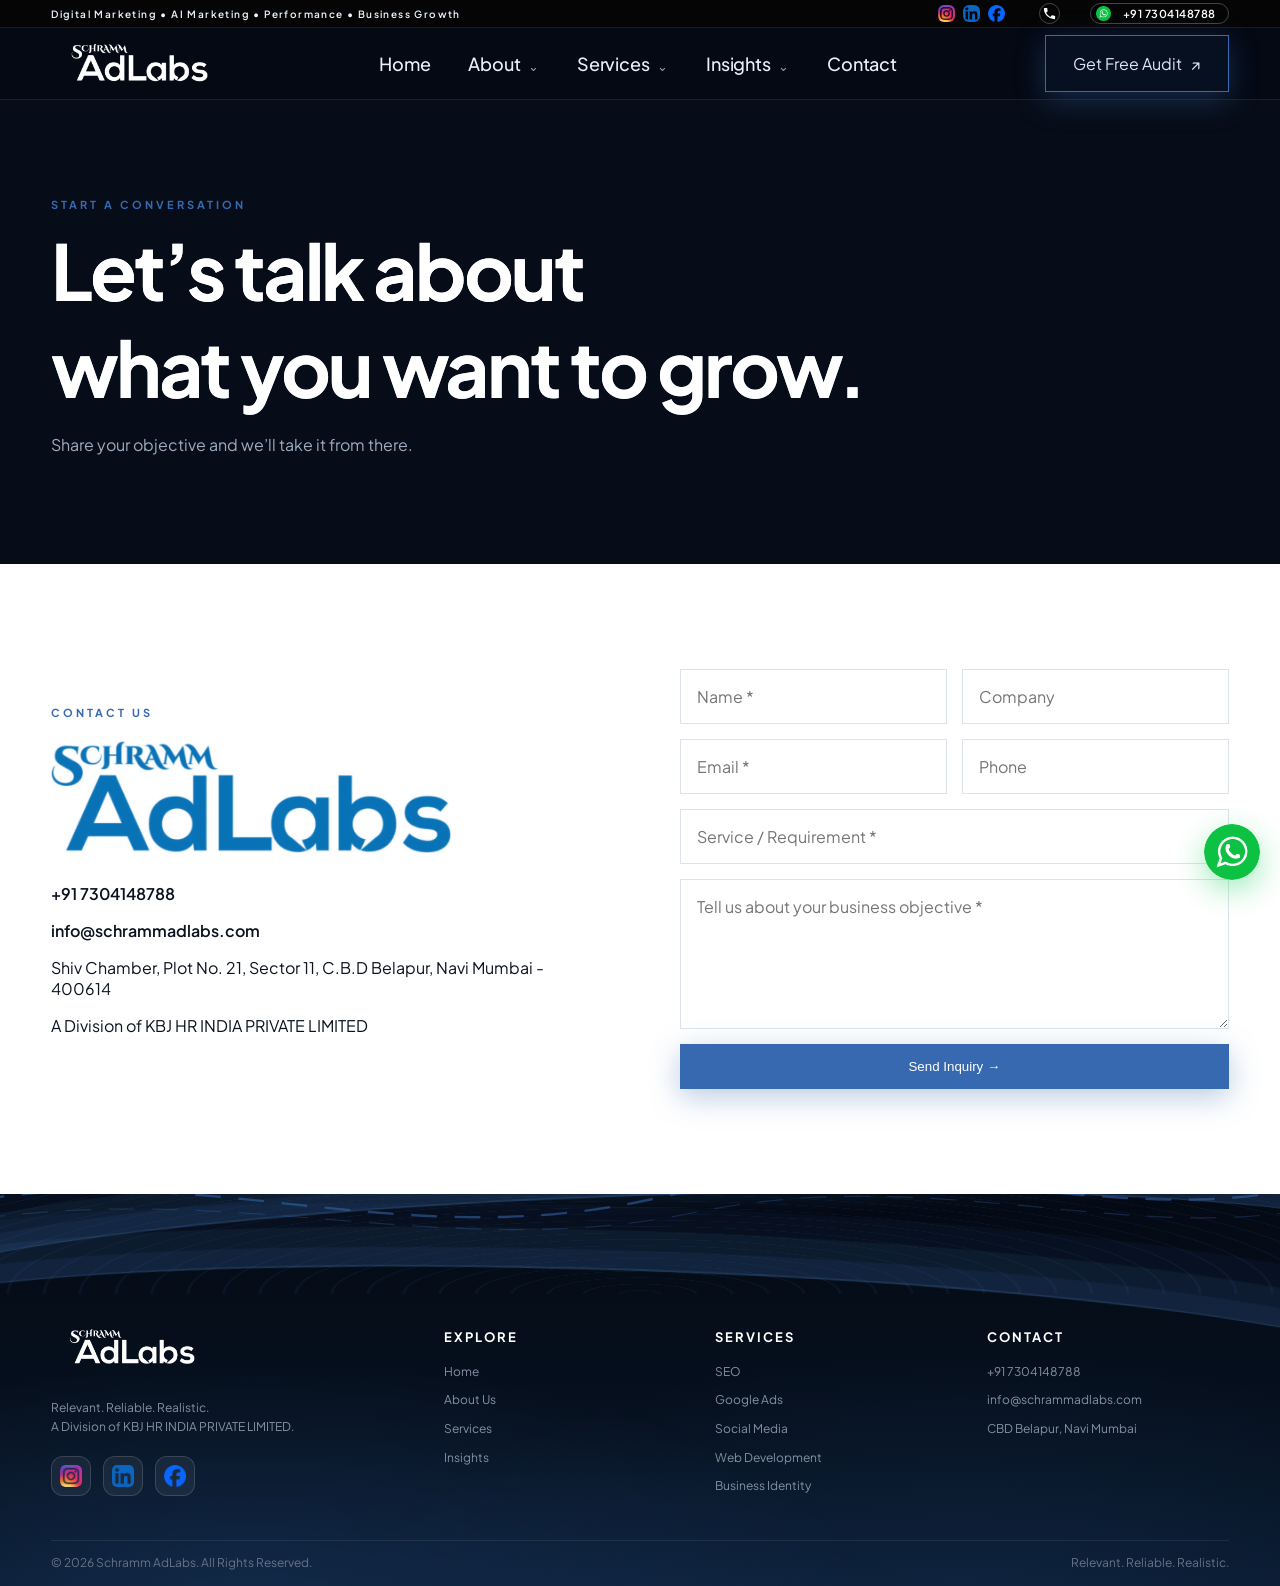
<file: contact (2).html>
<!doctype html><html lang="en"><head><meta charset="utf-8"><meta name="viewport" content="width=device-width,initial-scale=1,viewport-fit=cover"><meta name="theme-color" content="#050914"><title>Contact Schramm AdLabs | Get a Free Marketing Audit</title>
<meta name="description" content="Talk to Schramm AdLabs for a free marketing audit. SEO, Google Ads, web &amp; lead generation for B2B and manufacturing brands. Call +91 7304148788.">
<meta name="keywords" content="contact digital marketing agency, free marketing audit, B2B marketing agency Navi Mumbai, hire SEO agency">
<meta name="author" content="Schramm AdLabs">
<meta name="robots" content="index, follow, max-image-preview:large, max-snippet:-1">
<link rel="canonical" href="https://www.schrammadlabs.com/contact">
<meta property="og:type" content="website">
<meta property="og:site_name" content="Schramm AdLabs">
<meta property="og:title" content="Contact Schramm AdLabs | Get a Free Marketing Audit">
<meta property="og:description" content="Tell us what you want to grow. We will map the marketing system around it.">
<meta property="og:url" content="https://www.schrammadlabs.com/contact">
<meta property="og:image" content="https://www.schrammadlabs.com/og-image.jpg">
<meta property="og:image:width" content="1200">
<meta property="og:image:height" content="630">
<meta property="og:image:alt" content="Contact Schramm AdLabs">
<meta property="og:locale" content="en_IN">
<meta name="twitter:card" content="summary_large_image">
<meta name="twitter:title" content="Contact Schramm AdLabs | Get a Free Marketing Audit">
<meta name="twitter:description" content="Tell us what you want to grow. We will map the marketing system around it.">
<meta name="twitter:image" content="https://www.schrammadlabs.com/og-image.jpg">
<link rel="icon" href="/favicon.ico" sizes="48x48">
<link rel="icon" type="image/png" sizes="96x96" href="/favicon-96x96.png">
<link rel="icon" type="image/png" sizes="32x32" href="/favicon-32x32.png">
<link rel="apple-touch-icon" sizes="180x180" href="/apple-touch-icon.png">
<link rel="manifest" href="/site.webmanifest"><link rel="preconnect" href="https://fonts.googleapis.com"><link rel="preconnect" href="https://fonts.gstatic.com" crossorigin><link href="https://fonts.googleapis.com/css2?family=Plus+Jakarta+Sans:wght@400;500;600;700;800&display=swap" rel="stylesheet"><link rel="stylesheet" href="style.css"><link rel="stylesheet" href="upgrade.css"><link rel="stylesheet" href="responsive.css"></head><body><div class="top-utility"><div class="wrap top-utility-in"><div class="top-message">Digital Marketing • AI Marketing • Performance • Business Growth</div><div class="top-actions"><div class="social-top"><a href="https://www.instagram.com/schramm_ad_labs/" target="_blank" rel="noopener noreferrer" aria-label="Instagram" title="Instagram"><img src="instagram.png" alt="Instagram" width="22" height="22"></a><a href="https://www.linkedin.com/company/schramm-adlabs/" target="_blank" rel="noopener noreferrer" aria-label="LinkedIn" title="LinkedIn"><img src="linkedin.png" alt="LinkedIn" width="22" height="22"></a><a href="https://www.facebook.com/SchrammAdLabs" target="_blank" rel="noopener noreferrer" aria-label="Facebook" title="Facebook"><img src="facebook.png" alt="Facebook" width="22" height="22"></a></div><a class="call-ico" href="tel:+917304148788" aria-label="Call +91 7304148788" title="Call us"><svg viewBox="0 0 24 24" width="15" height="15" fill="currentColor"><path d="M6.6 10.8a15.1 15.1 0 0 0 6.6 6.6l2.2-2.2a1 1 0 0 1 1-.25 11.4 11.4 0 0 0 3.6.57 1 1 0 0 1 1 1V20a1 1 0 0 1-1 1A17 17 0 0 1 3 4a1 1 0 0 1 1-1h3.5a1 1 0 0 1 1 1c0 1.25.2 2.45.57 3.6a1 1 0 0 1-.25 1z"/></svg></a><a class="wa-link wa-btn" href="https://wa.me/917304148788" target="_blank" rel="noopener" aria-label="Chat on WhatsApp"><img src="whatsapp.png" alt="" width="16" height="16"><span>+91 7304148788</span></a></div></div></div><header class="site-nav"><div class="wrap nav-in"><a class="brand" href="/"><img src="Schramm_AdLabs_logo.png" alt="Schramm AdLabs"></a><nav class="navlinks">
<a class="nav-home" href="/">Home</a>
<div class="nav-drop"><a href="/about">About <small>⌄</small></a><div class="mega-menu about-menu"><div class="mega-intro"><span>WHO WE ARE</span><h3>Built around<br>your growth.</h3><p>Clear strategy, practical execution and marketing that connects to business goals.</p></div><div class="mega-cols"><div><a href="/about"><b>Our Approach</b><span>How we think, plan and execute.</span></a><a href="/about"><b>Why Schramm</b><span>A practical partner for growth.</span></a></div><div><a href="/about"><b>Our Capabilities</b><span>Strategy, performance, creative and digital.</span></a><a href="/contact"><b>Start a Project</b><span>Tell us what you want to grow.</span></a></div></div></div></div>
<div class="nav-drop"><a href="/services">Services <small>⌄</small></a><div class="mega-menu services-menu"><div class="mega-intro"><span>WHAT WE DO</span><h3>Marketing built<br>to move business.</h3><p>From visibility to leads, sales and business growth — one connected system.</p></div><div class="mega-cols service-cols"><div><a href="/services#seo"><b>SEO &amp; AEO</b><span>Search visibility + AI search.</span></a><a href="/services#ads"><b>Google Ads</b><span>High-intent paid acquisition.</span></a><a href="/services#social"><b>Social Media</b><span>Content, community + reach.</span></a></div><div><a href="/services#ai"><b>AI Marketing</b><span>Smarter research, content + workflows.</span></a><a href="/services#web"><b>Website Development</b><span>Fast, focused digital experiences.</span></a><a href="/services#branding"><b>Business Identity &amp; Creative</b><span>Identity, design + communication.</span></a></div><div><a href="/services#leads"><b>Lead Generation</b><span>Campaigns that create demand.</span></a><a href="/services#expansion"><b>Market Expansion</b><span>Reach new regions + audiences.</span></a><a href="/services#local"><b>Local Marketing</b><span>Be found where customers are.</span></a></div></div></div></div>
<div class="nav-drop"><a href="/blog">Insights <small>⌄</small></a><div class="mega-menu insights-menu"><div class="mega-intro"><span>INSIGHTS</span><h3>Ideas that help<br>you move smarter.</h3><p>Practical perspectives on digital marketing, AI, performance and growth.</p></div><div class="mega-cols"><div><a href="/blog"><b>Marketing Insights</b><span>Strategy, SEO, ads and social.</span></a><a href="/blog-post"><b>Featured Insight</b><span>Our latest thinking and ideas.</span></a></div><div><a href="/blog"><b>Growth Playbooks</b><span>Practical frameworks for businesses.</span></a><a href="/contact"><b>Talk to Our Team</b><span>Turn an idea into a plan.</span></a></div></div></div></div>
<a href="/contact">Contact</a>
</nav><div class="navcta-wrap">
<a class="btn navcta" href="/contact#contact-form">Get Free Audit <span class="cta-arrow">↗&#xFE0E;</span></a>
</div><div class="menu">☰</div></div></header><section class="pagehero"><div class="wrap"><div class="kicker">START A CONVERSATION</div><h1>Let’s talk about<br>what you want to grow.</h1><p>Share your objective and we’ll take it from there.</p></div></section><section id="contact-form"><div class="wrap split"><div><div class="kicker">CONTACT US</div><h2 style="margin:22px 0 30px;line-height:1"><img src="Schramm_AdLabs_contact_logo.png" alt="Schramm AdLabs" width="400" height="112" style="display:block;width:min(400px,58vw);max-width:100%;height:auto"></h2><p><a class="contact-link" href="tel:+917304148788">+91 7304148788</a></p><p><a class="contact-link" href="mailto:info@schrammadlabs.com">info@schrammadlabs.com</a></p><p>Shiv Chamber, Plot No. 21, Sector 11, C.B.D Belapur, Navi Mumbai - 400614</p><p>A Division of KBJ HR INDIA PRIVATE LIMITED</p></div><form action="https://api.web3forms.com/submit" method="POST">
  <input type="hidden" name="access_key" value="b8843812-86bb-4231-a7b2-3ae84e00a901">
  <input type="hidden" name="subject" value="New Website Enquiry | Schramm AdLabs">
  <input type="hidden" name="from_name" value="Schramm AdLabs Website">
  <input type="hidden" name="redirect" value="thank-you.html">
  <div class="formgrid">
    <input class="field" type="text" name="name" placeholder="Name *" autocomplete="name" required>
    <input class="field" type="text" name="company" placeholder="Company" autocomplete="organization">
    <input class="field" type="email" name="email" placeholder="Email *" autocomplete="email" required>
    <input class="field" type="tel" name="phone" placeholder="Phone" autocomplete="tel">
    <input class="field full" type="text" name="service" placeholder="Service / Requirement *" required>
    <textarea class="textarea full" name="message" placeholder="Tell us about your business objective *" required></textarea>
    <input type="checkbox" name="botcheck" style="display:none" tabindex="-1" autocomplete="off">
    <button class="btn primary full" type="submit">Send Inquiry →</button>
  </div>
</form></div></section><footer class="footer"><div class="wave"><svg viewBox="0 0 1200 90" preserveAspectRatio="none"><path d="M0,55 C220,5 390,100 620,45 C850,-5 1020,85 1200,28" fill="none" stroke="#3669B0" stroke-width="2" opacity=".55"/><path d="M0,70 C250,25 430,105 650,58 C860,15 1040,95 1200,48" fill="none" stroke="#3669B0" stroke-width="1" opacity=".3"/></svg></div><div class="wrap"><div class="footergrid"><div><img src="Schramm_AdLabs_logo.png" alt="Schramm AdLabs"><p>Relevant. Reliable. Realistic.<br>A Division of KBJ HR INDIA PRIVATE LIMITED.</p><div class="social-foot"><a href="https://www.instagram.com/schramm_ad_labs/" target="_blank" rel="noopener noreferrer" aria-label="Instagram" title="Instagram"><img src="instagram.png" alt="Instagram" width="22" height="22"></a><a href="https://www.linkedin.com/company/schramm-adlabs/" target="_blank" rel="noopener noreferrer" aria-label="LinkedIn" title="LinkedIn"><img src="linkedin.png" alt="LinkedIn" width="22" height="22"></a><a href="https://www.facebook.com/SchrammAdLabs" target="_blank" rel="noopener noreferrer" aria-label="Facebook" title="Facebook"><img src="facebook.png" alt="Facebook" width="22" height="22"></a></div></div><div><h4>EXPLORE</h4><ul><li><a href="/">Home</a></li><li><a href="/about">About Us</a></li><li><a href="/services">Services</a></li><li><a href="/blog">Insights</a></li></ul></div><div><h4>SERVICES</h4><ul><li>SEO</li><li>Google Ads</li><li>Social Media</li><li>Web Development</li><li>Business Identity</li></ul></div><div><h4>CONTACT</h4><ul><li><a href="tel:+917304148788">+91 7304148788</a></li><li><a href="mailto:info@schrammadlabs.com">info@schrammadlabs.com</a></li><li>CBD Belapur, Navi Mumbai</li></ul></div></div><div class="bottom"><span>© 2026 Schramm AdLabs. All Rights Reserved.</span><span>Relevant. Reliable. Realistic.</span></div></div></footer><script src="app.js"></script><script src="upgrade.js"></script><script src="responsive.js"></script></body></html>
</file>
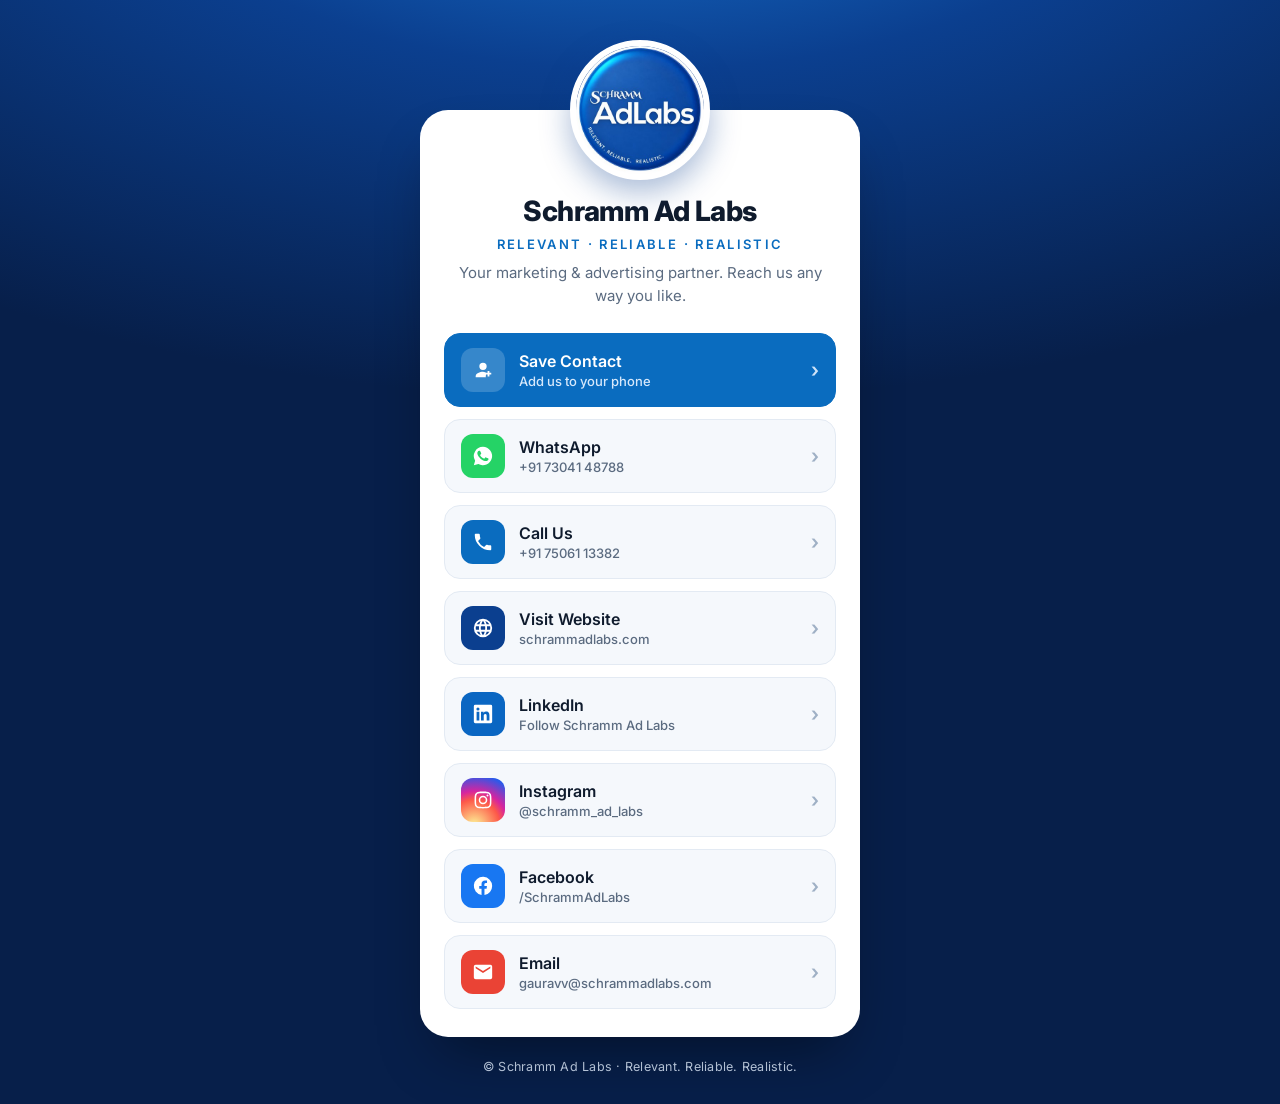
<file: qr.html>
<!DOCTYPE html>
<html lang="en">
<head>
<meta charset="utf-8">
<meta name="viewport" content="width=device-width, initial-scale=1">
<title>Schramm Ad Labs</title>
<meta name="description" content="Schramm Ad Labs — Relevant. Reliable. Realistic. Call, WhatsApp, website and LinkedIn in one place.">
<link rel="canonical" href="https://www.schrammadlabs.com/">
<link rel="preconnect" href="https://fonts.googleapis.com">
<link href="https://fonts.googleapis.com/css2?family=Inter:wght@400;500;600;700;800&display=swap" rel="stylesheet">
<style>
:root{--blue:#0a6cbf;--deep:#0b3f8f;--ink:#0f1b2d;--muted:#5b6b80;--card:#fff;--line:#e3eaf3}
*{box-sizing:border-box;margin:0;padding:0}
body{font-family:Inter,system-ui,-apple-system,Segoe UI,Roboto,sans-serif;color:var(--ink);min-height:100vh;
 background:radial-gradient(1200px 600px at 50% -200px,#1a7fe0 0%,var(--deep) 45%,#071f4a 100%);display:flex;justify-content:center;padding:40px 18px 30px}
.wrap{width:100%;max-width:440px}
.card{background:var(--card);border-radius:28px;padding:84px 24px 28px;position:relative;box-shadow:0 30px 60px -20px rgba(0,0,0,.45);margin-top:70px;text-align:center}
.badge{width:140px;height:140px;border-radius:50%;position:absolute;left:50%;top:-70px;transform:translateX(-50%);
 border:6px solid #fff;box-shadow:0 12px 30px rgba(10,60,140,.35);object-fit:cover;background:#fff}
h1{font-size:28px;font-weight:800;letter-spacing:-.02em}
.tag{color:var(--blue);font-weight:600;font-size:13px;letter-spacing:.18em;text-transform:uppercase;margin-top:8px}
.sub{color:var(--muted);font-size:15px;margin-top:10px;line-height:1.5}
.btns{display:grid;gap:12px;margin-top:26px}
a.btn,button.btn{display:flex;align-items:center;gap:14px;width:100%;text-decoration:none;color:var(--ink);background:#f5f8fc;border:1px solid var(--line);
 border-radius:16px;padding:14px 16px;font:inherit;font-weight:600;font-size:16px;cursor:pointer;transition:transform .15s,box-shadow .15s,background .15s;text-align:left}
a.btn:hover,button.btn:hover{transform:translateY(-2px);box-shadow:0 10px 22px -10px rgba(10,60,140,.35);background:#fff}
.ic{width:44px;height:44px;border-radius:12px;display:grid;place-items:center;flex:none;color:#fff}
.ic svg{width:22px;height:22px;fill:currentColor}
.t{flex:1;display:flex;flex-direction:column}
.t small{font-weight:500;color:var(--muted);font-size:13px;margin-top:2px}
.arr{color:#9fb0c5;font-size:20px}
.primary{background:var(--blue)!important;color:#fff!important;border-color:var(--blue)!important}
.primary .t small{color:#d6e8fb}.primary .arr{color:#cfe3f8}.primary .ic{background:rgba(255,255,255,.18)}
.wa{background:#25d366}.call{background:#0a6cbf}.web{background:#0b3f8f}.li{background:#0a66c2}.mail{background:#ea4335}.fb{background:#1877f2}.ig{background:radial-gradient(circle at 30% 107%,#fdf497 0%,#fd5949 45%,#d6249f 60%,#285aeb 90%)}
.foot{text-align:center;color:#c9d8ee;font-size:12.5px;margin-top:22px;letter-spacing:.02em}
.toast{position:fixed;left:50%;bottom:24px;transform:translateX(-50%) translateY(80px);background:#0f1b2d;color:#fff;padding:10px 16px;border-radius:999px;font-size:14px;transition:transform .25s,opacity .25s;opacity:0;pointer-events:none}
.toast.show{transform:translateX(-50%) translateY(0);opacity:.95}
</style>
</head>
<body>
<div class="wrap">
 <div class="card">
  <img class="badge" alt="Schramm Ad Labs logo" src="[data-uri]">
  <h1>Schramm Ad Labs</h1>
  <div class="tag">Relevant · Reliable · Realistic</div>
  <p class="sub">Your marketing &amp; advertising partner. Reach us any way you like.</p>

  <div class="btns">
   <button class="btn primary" id="save" type="button">
    <span class="ic"><svg viewBox="0 0 24 24"><path d="M12 12a4 4 0 1 0-4-4 4 4 0 0 0 4 4Zm0 2c-3.3 0-8 1.7-8 5v1h11.1a6 6 0 0 1-.1-1 6 6 0 0 1 1.3-3.7A11 11 0 0 0 12 14Zm7 1v-2h-2v2h-2v2h2v2h2v-2h2v-2Z"/></svg></span>
    <span class="t">Save Contact<small>Add us to your phone</small></span><span class="arr">›</span>
   </button>
   <a class="btn" href="https://wa.me/917304148788?text=Hi%20Schramm%20Ad%20Labs%2C%20I%27d%20like%20to%20know%20more." target="_blank" rel="noopener">
    <span class="ic wa"><svg viewBox="0 0 24 24"><path d="M12 2a10 10 0 0 0-8.6 15.1L2 22l5-1.3A10 10 0 1 0 12 2Zm5.8 14.1c-.2.7-1.4 1.3-2 1.4-.5.1-1.2.1-1.9-.1a17 17 0 0 1-1.7-.6 13.5 13.5 0 0 1-5.2-4.6 6 6 0 0 1-1.2-3.1A3.4 3.4 0 0 1 6.9 6.6a1.1 1.1 0 0 1 .8-.4h.6c.2 0 .4 0 .7.5l1 2.3a.6.6 0 0 1 0 .6 2.3 2.3 0 0 1-.4.6l-.5.5c-.2.2-.3.3-.1.7a8.4 8.4 0 0 0 1.6 2 7.7 7.7 0 0 0 2.3 1.4c.3.1.5.1.7-.1l.9-1.1c.2-.3.4-.2.7-.1l2.2 1c.3.2.5.2.6.4a2.5 2.5 0 0 1-.2 1.2Z"/></svg></span>
    <span class="t">WhatsApp<small>+91 73041 48788</small></span><span class="arr">›</span>
   </a>
   <a class="btn" href="tel:+917506113382">
    <span class="ic call"><svg viewBox="0 0 24 24"><path d="M6.6 10.8a15.1 15.1 0 0 0 6.6 6.6l2.2-2.2a1 1 0 0 1 1-.2 11.4 11.4 0 0 0 3.6.6 1 1 0 0 1 1 1V20a1 1 0 0 1-1 1A17 17 0 0 1 3 4a1 1 0 0 1 1-1h3.5a1 1 0 0 1 1 1 11.4 11.4 0 0 0 .6 3.6 1 1 0 0 1-.3 1Z"/></svg></span>
    <span class="t">Call Us<small>+91 75061 13382</small></span><span class="arr">›</span>
   </a>
   <a class="btn" href="https://www.schrammadlabs.com/" target="_blank" rel="noopener">
    <span class="ic web"><svg viewBox="0 0 24 24"><path d="M12 2a10 10 0 1 0 10 10A10 10 0 0 0 12 2Zm6.9 6h-3a15.6 15.6 0 0 0-1.4-3.6A8 8 0 0 1 18.9 8ZM12 4a14 14 0 0 1 1.9 4h-3.8A14 14 0 0 1 12 4ZM4.3 14a8.2 8.2 0 0 1 0-4h3.4a16.5 16.5 0 0 0 0 4Zm.8 2h3a15.6 15.6 0 0 0 1.4 3.6A8 8 0 0 1 5.1 16Zm3-8h-3a8 8 0 0 1 4.4-3.6A15.6 15.6 0 0 0 8.1 8ZM12 20a14 14 0 0 1-1.9-4h3.8A14 14 0 0 1 12 20Zm2.3-6H9.7a14.7 14.7 0 0 1 0-4h4.6a14.7 14.7 0 0 1 0 4Zm.3 5.6a15.6 15.6 0 0 0 1.4-3.6h3a8 8 0 0 1-4.4 3.6Zm1.7-5.6a16.5 16.5 0 0 0 0-4h3.4a8.2 8.2 0 0 1 0 4Z"/></svg></span>
    <span class="t">Visit Website<small>schrammadlabs.com</small></span><span class="arr">›</span>
   </a>
   <a class="btn" href="https://www.linkedin.com/company/schramm-adlabs/" target="_blank" rel="noopener">
    <span class="ic li"><svg viewBox="0 0 24 24"><path d="M20.4 2H3.6A1.6 1.6 0 0 0 2 3.6v16.8A1.6 1.6 0 0 0 3.6 22h16.8a1.6 1.6 0 0 0 1.6-1.6V3.6A1.6 1.6 0 0 0 20.4 2ZM8 19H5V9.5h3ZM6.5 8.2a1.7 1.7 0 1 1 1.7-1.7 1.7 1.7 0 0 1-1.7 1.7ZM19 19h-3v-4.6c0-1.1 0-2.5-1.5-2.5S12.8 13 12.8 14.3V19h-3V9.5h2.8v1.3a3.1 3.1 0 0 1 2.8-1.5c3 0 3.6 2 3.6 4.6Z"/></svg></span>
    <span class="t">LinkedIn<small>Follow Schramm Ad Labs</small></span><span class="arr">›</span>
   </a>
   <a class="btn" href="https://www.instagram.com/schramm_ad_labs/" target="_blank" rel="noopener">
    <span class="ic ig"><svg viewBox="0 0 24 24"><path d="M12 7.3A4.7 4.7 0 1 0 16.7 12 4.7 4.7 0 0 0 12 7.3Zm0 7.7a3 3 0 1 1 3-3 3 3 0 0 1-3 3Zm6-7.9a1.1 1.1 0 1 1-1.1-1.1A1.1 1.1 0 0 1 18 7.1ZM21.1 8.2a5.4 5.4 0 0 0-1.5-3.8 5.4 5.4 0 0 0-3.8-1.5C14.3 2.8 9.7 2.8 8.2 2.9a5.4 5.4 0 0 0-3.8 1.5 5.4 5.4 0 0 0-1.5 3.8c-.1 1.5-.1 6.1 0 7.6a5.4 5.4 0 0 0 1.5 3.8 5.4 5.4 0 0 0 3.8 1.5c1.5.1 6.1.1 7.6 0a5.4 5.4 0 0 0 3.8-1.5 5.4 5.4 0 0 0 1.5-3.8c.1-1.5.1-6.1 0-7.6Zm-2 9.3a3.1 3.1 0 0 1-1.7 1.7c-1.2.5-4.1.4-5.4.4s-4.2.1-5.4-.4a3.1 3.1 0 0 1-1.7-1.7c-.5-1.2-.4-4.1-.4-5.4s-.1-4.2.4-5.4a3.1 3.1 0 0 1 1.7-1.7c1.2-.5 4.1-.4 5.4-.4s4.2-.1 5.4.4a3.1 3.1 0 0 1 1.7 1.7c.5 1.2.4 4.1.4 5.4s.1 4.2-.4 5.4Z"/></svg></span>
    <span class="t">Instagram<small>@schramm_ad_labs</small></span><span class="arr">›</span>
   </a>
   <a class="btn" href="https://www.facebook.com/SchrammAdLabs" target="_blank" rel="noopener">
    <span class="ic fb"><svg viewBox="0 0 24 24"><path d="M22 12a10 10 0 1 0-11.6 9.9v-7H7.9V12h2.5V9.8c0-2.5 1.5-3.9 3.8-3.9a15 15 0 0 1 2.2.2v2.5h-1.3c-1.2 0-1.6.8-1.6 1.6V12h2.8l-.4 2.9h-2.3v7A10 10 0 0 0 22 12Z"/></svg></span>
    <span class="t">Facebook<small>/SchrammAdLabs</small></span><span class="arr">›</span>
   </a>
   <a class="btn" href="mailto:gauravv@schrammadlabs.com">
    <span class="ic mail"><svg viewBox="0 0 24 24"><path d="M20 4H4a2 2 0 0 0-2 2v12a2 2 0 0 0 2 2h16a2 2 0 0 0 2-2V6a2 2 0 0 0-2-2Zm0 4-8 5-8-5V6l8 5 8-5Z"/></svg></span>
    <span class="t">Email<small>gauravv@schrammadlabs.com</small></span><span class="arr">›</span>
   </a>
  </div>
 </div>
 <div class="foot">© Schramm Ad Labs · Relevant. Reliable. Realistic.</div>
</div>
<div class="toast" id="toast"></div>
<script>
(function(){
 var v=["BEGIN:VCARD","VERSION:3.0","N:;Schramm Ad Labs;;;","FN:Schramm Ad Labs","ORG:Schramm Ad Labs",
 "TEL;TYPE=CELL,VOICE,pref:+917506113382","TEL;TYPE=WORK:+917304148788","EMAIL;TYPE=WORK:gauravv@schrammadlabs.com",
 "item1.URL:https://www.schrammadlabs.com/","item1.X-ABLabel:Website",
 "item2.URL:https://wa.me/917304148788","item2.X-ABLabel:WhatsApp",
 "item3.URL:https://www.linkedin.com/company/schramm-adlabs/","item3.X-ABLabel:LinkedIn",
 "item4.URL:https://www.instagram.com/schramm_ad_labs/","item4.X-ABLabel:Instagram",
 "item5.URL:https://www.facebook.com/SchrammAdLabs","item5.X-ABLabel:Facebook",
 "END:VCARD"].join("\r\n");
 function toast(m){var t=document.getElementById('toast');t.textContent=m;t.classList.add('show');setTimeout(function(){t.classList.remove('show')},2600)}
 document.getElementById('save').addEventListener('click',function(){
  try{
   var blob=new Blob([v],{type:'text/vcard'});var a=document.createElement('a');
   a.href=URL.createObjectURL(blob);a.download='Schramm-Ad-Labs.vcf';document.body.appendChild(a);a.click();
   setTimeout(function(){URL.revokeObjectURL(a.href);a.remove()},1500);toast('Opening contact…');
  }catch(e){toast('Please save +91 75061 13382 manually')}
 });
})();
</script>
</body>
</html>
</file>
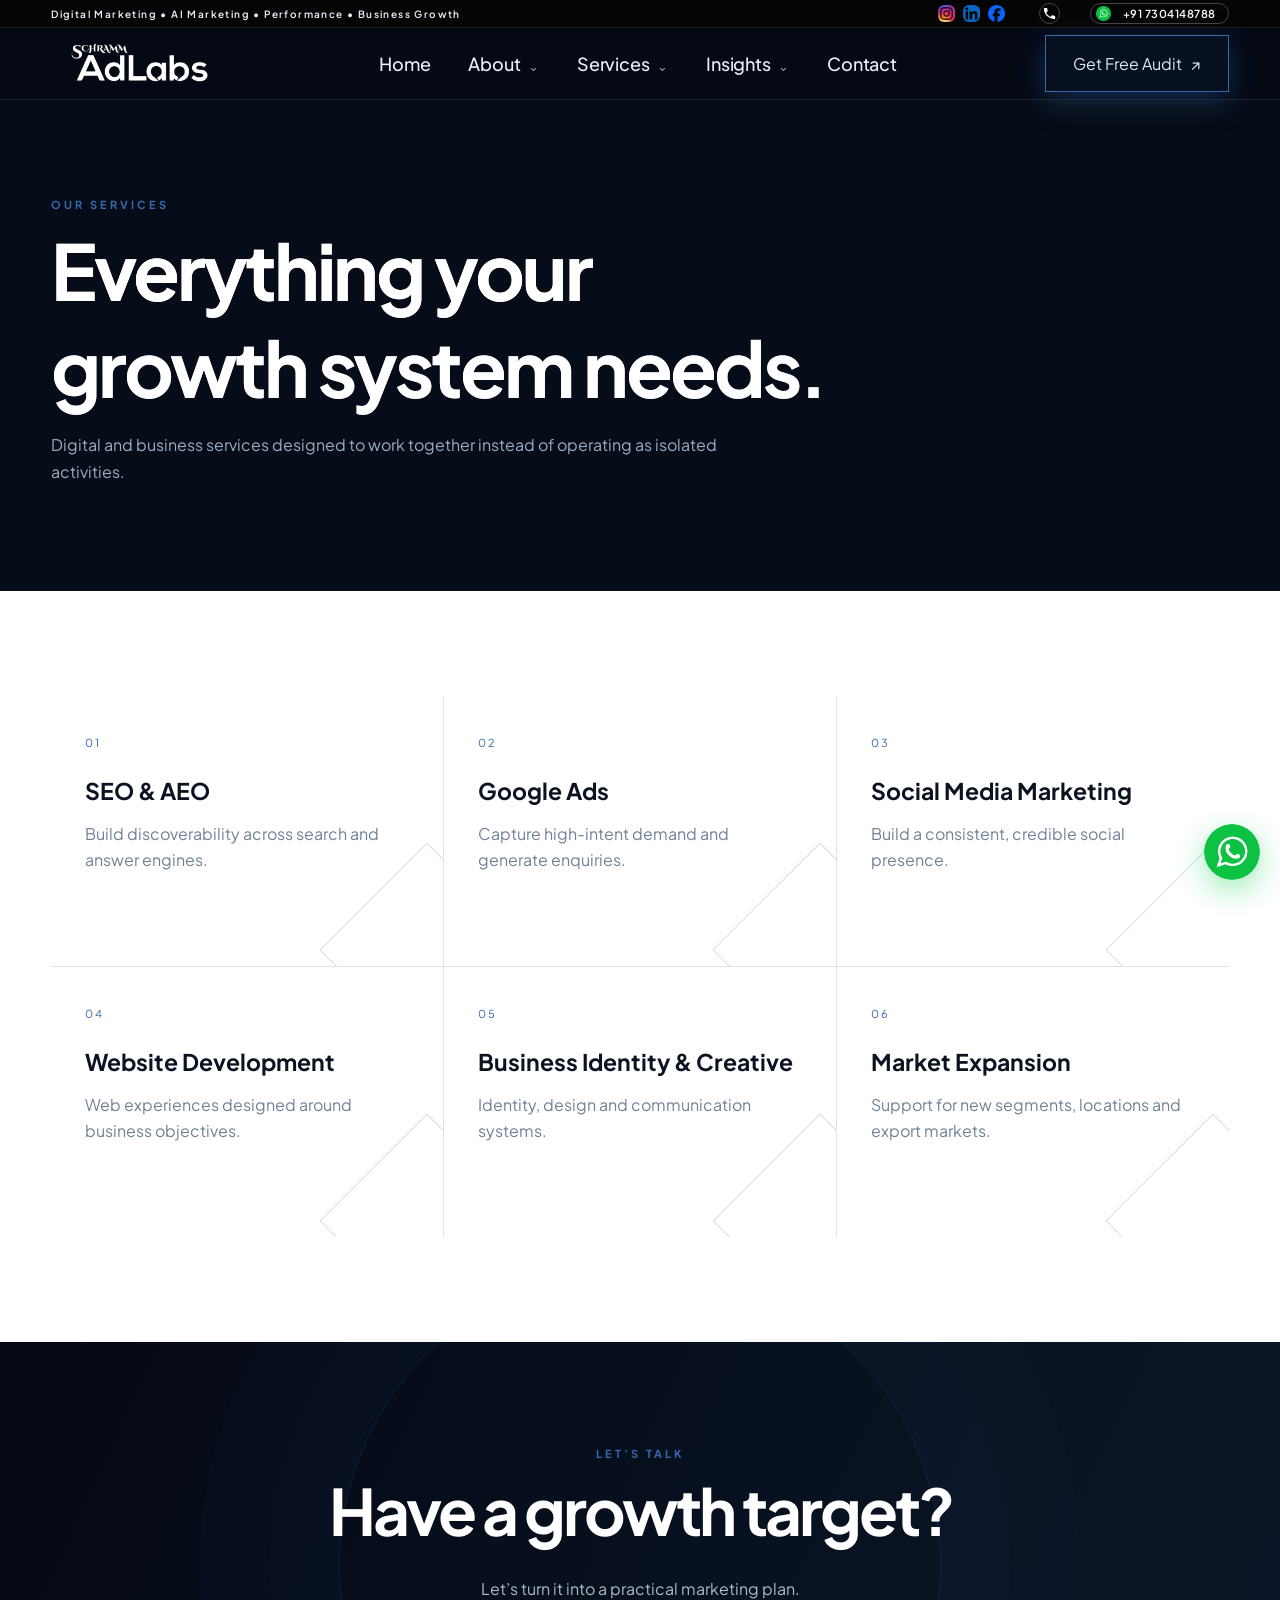
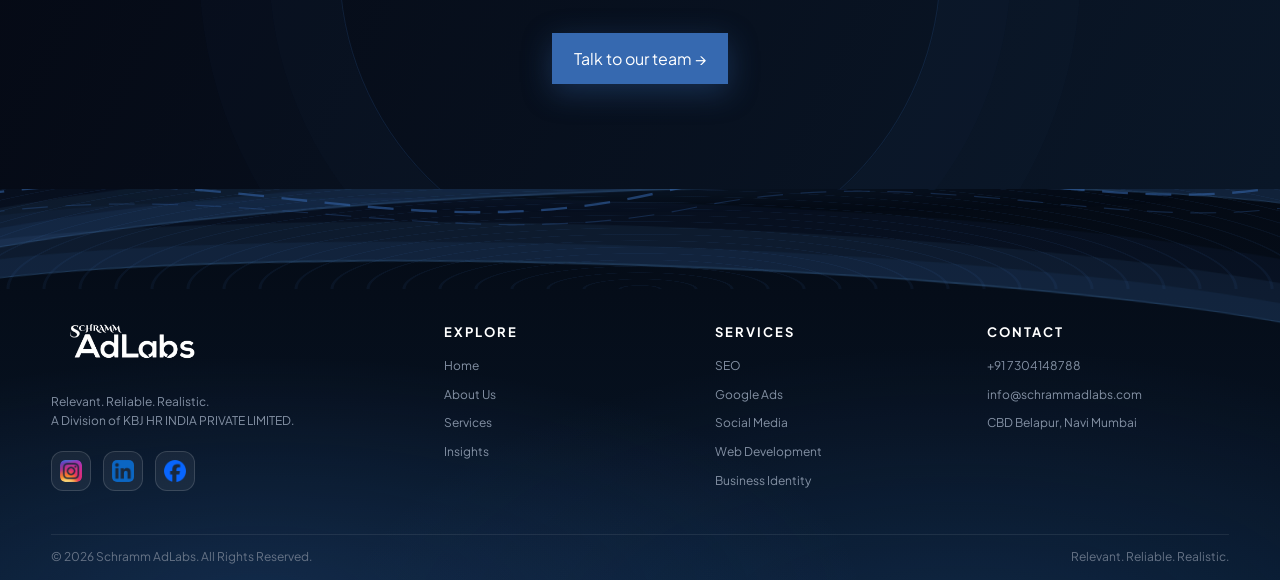
<file: services.html>
<!doctype html><html lang="en"><head><meta charset="utf-8"><meta name="viewport" content="width=device-width,initial-scale=1,viewport-fit=cover"><meta name="theme-color" content="#050914"><title>SEO, Google Ads &amp; Lead Generation Services | Schramm AdLabs</title>
<meta name="description" content="SEO &amp; AEO, Google Ads, social media, AI marketing and website development for B2B &amp; manufacturing brands in India, US, Australia &amp; Dubai. Free audit.">
<meta name="keywords" content="B2B SEO services, Google Ads agency, lead generation services, industrial SEO, AEO services, website development, social media marketing, market expansion">
<meta name="author" content="Schramm AdLabs">
<meta name="robots" content="index, follow, max-image-preview:large, max-snippet:-1">
<link rel="canonical" href="https://www.schrammadlabs.com/services">
<meta property="og:type" content="website">
<meta property="og:site_name" content="Schramm AdLabs">
<meta property="og:title" content="SEO, Google Ads &amp; Lead Generation Services | Schramm AdLabs">
<meta property="og:description" content="One connected system: SEO, Google Ads, social, AI marketing and web. Built to bring B2B enquiries.">
<meta property="og:url" content="https://www.schrammadlabs.com/services">
<meta property="og:image" content="https://www.schrammadlabs.com/og-image.jpg">
<meta property="og:image:width" content="1200">
<meta property="og:image:height" content="630">
<meta property="og:image:alt" content="Schramm AdLabs Digital Marketing Services">
<meta property="og:locale" content="en_IN">
<meta name="twitter:card" content="summary_large_image">
<meta name="twitter:title" content="SEO, Google Ads &amp; Lead Generation Services | Schramm AdLabs">
<meta name="twitter:description" content="One connected system: SEO, Google Ads, social, AI marketing and web. Built to bring B2B enquiries.">
<meta name="twitter:image" content="https://www.schrammadlabs.com/og-image.jpg">
<link rel="icon" href="/favicon.ico" sizes="48x48">
<link rel="icon" type="image/png" sizes="96x96" href="/favicon-96x96.png">
<link rel="icon" type="image/png" sizes="32x32" href="/favicon-32x32.png">
<link rel="apple-touch-icon" sizes="180x180" href="/apple-touch-icon.png">
<link rel="manifest" href="/site.webmanifest"><link rel="preconnect" href="https://fonts.googleapis.com"><link rel="preconnect" href="https://fonts.gstatic.com" crossorigin><link href="https://fonts.googleapis.com/css2?family=Plus+Jakarta+Sans:wght@400;500;600;700;800&display=swap" rel="stylesheet"><link rel="stylesheet" href="style.css"><link rel="stylesheet" href="upgrade.css"><link rel="stylesheet" href="responsive.css"></head><body><div class="top-utility"><div class="wrap top-utility-in"><div class="top-message">Digital Marketing • AI Marketing • Performance • Business Growth</div><div class="top-actions"><div class="social-top"><a href="https://www.instagram.com/schramm_ad_labs/" target="_blank" rel="noopener noreferrer" aria-label="Instagram" title="Instagram"><img src="instagram.png" alt="Instagram" width="22" height="22"></a><a href="https://www.linkedin.com/company/schramm-adlabs/" target="_blank" rel="noopener noreferrer" aria-label="LinkedIn" title="LinkedIn"><img src="linkedin.png" alt="LinkedIn" width="22" height="22"></a><a href="https://www.facebook.com/SchrammAdLabs" target="_blank" rel="noopener noreferrer" aria-label="Facebook" title="Facebook"><img src="facebook.png" alt="Facebook" width="22" height="22"></a></div><a class="call-ico" href="tel:+917304148788" aria-label="Call +91 7304148788" title="Call us"><svg viewBox="0 0 24 24" width="15" height="15" fill="currentColor"><path d="M6.6 10.8a15.1 15.1 0 0 0 6.6 6.6l2.2-2.2a1 1 0 0 1 1-.25 11.4 11.4 0 0 0 3.6.57 1 1 0 0 1 1 1V20a1 1 0 0 1-1 1A17 17 0 0 1 3 4a1 1 0 0 1 1-1h3.5a1 1 0 0 1 1 1c0 1.25.2 2.45.57 3.6a1 1 0 0 1-.25 1z"/></svg></a><a class="wa-link wa-btn" href="https://wa.me/917304148788" target="_blank" rel="noopener" aria-label="Chat on WhatsApp"><img src="whatsapp.png" alt="" width="16" height="16"><span>+91 7304148788</span></a></div></div></div><header class="site-nav"><div class="wrap nav-in"><a class="brand" href="/"><img src="Schramm_AdLabs_logo.png" alt="Schramm AdLabs"></a><nav class="navlinks">
<a class="nav-home" href="/">Home</a>
<div class="nav-drop"><a href="/about">About <small>⌄</small></a><div class="mega-menu about-menu"><div class="mega-intro"><span>WHO WE ARE</span><h3>Built around<br>your growth.</h3><p>Clear strategy, practical execution and marketing that connects to business goals.</p></div><div class="mega-cols"><div><a href="/about"><b>Our Approach</b><span>How we think, plan and execute.</span></a><a href="/about"><b>Why Schramm</b><span>A practical partner for growth.</span></a></div><div><a href="/about"><b>Our Capabilities</b><span>Strategy, performance, creative and digital.</span></a><a href="/contact"><b>Start a Project</b><span>Tell us what you want to grow.</span></a></div></div></div></div>
<div class="nav-drop"><a href="/services">Services <small>⌄</small></a><div class="mega-menu services-menu"><div class="mega-intro"><span>WHAT WE DO</span><h3>Marketing built<br>to move business.</h3><p>From visibility to leads, sales and business growth — one connected system.</p></div><div class="mega-cols service-cols"><div><a href="/services#seo"><b>SEO &amp; AEO</b><span>Search visibility + AI search.</span></a><a href="/services#ads"><b>Google Ads</b><span>High-intent paid acquisition.</span></a><a href="/services#social"><b>Social Media</b><span>Content, community + reach.</span></a></div><div><a href="/services#ai"><b>AI Marketing</b><span>Smarter research, content + workflows.</span></a><a href="/services#web"><b>Website Development</b><span>Fast, focused digital experiences.</span></a><a href="/services#branding"><b>Business Identity &amp; Creative</b><span>Identity, design + communication.</span></a></div><div><a href="/services#leads"><b>Lead Generation</b><span>Campaigns that create demand.</span></a><a href="/services#expansion"><b>Market Expansion</b><span>Reach new regions + audiences.</span></a><a href="/services#local"><b>Local Marketing</b><span>Be found where customers are.</span></a></div></div></div></div>
<div class="nav-drop"><a href="/blog">Insights <small>⌄</small></a><div class="mega-menu insights-menu"><div class="mega-intro"><span>INSIGHTS</span><h3>Ideas that help<br>you move smarter.</h3><p>Practical perspectives on digital marketing, AI, performance and growth.</p></div><div class="mega-cols"><div><a href="/blog"><b>Marketing Insights</b><span>Strategy, SEO, ads and social.</span></a><a href="/blog-post"><b>Featured Insight</b><span>Our latest thinking and ideas.</span></a></div><div><a href="/blog"><b>Growth Playbooks</b><span>Practical frameworks for businesses.</span></a><a href="/contact"><b>Talk to Our Team</b><span>Turn an idea into a plan.</span></a></div></div></div></div>
<a href="/contact">Contact</a>
</nav><div class="navcta-wrap">
<a class="btn navcta" href="/contact#contact-form">Get Free Audit <span class="cta-arrow">↗&#xFE0E;</span></a>
</div><div class="menu">☰</div></div></header><section class="pagehero"><div class="wrap"><div class="kicker">OUR SERVICES</div><h1>Everything your<br>growth system needs.</h1><p>Digital and business services designed to work together instead of operating as isolated activities.</p></div></section><section><div class="wrap"><div class="service-grid"><div class="service"><span>01</span><h3>SEO & AEO</h3><p>Build discoverability across search and answer engines.</p></div><div class="service"><span>02</span><h3>Google Ads</h3><p>Capture high-intent demand and generate enquiries.</p></div><div class="service"><span>03</span><h3>Social Media Marketing</h3><p>Build a consistent, credible social presence.</p></div><div class="service"><span>04</span><h3>Website Development</h3><p>Web experiences designed around business objectives.</p></div><div class="service"><span>05</span><h3>Business Identity & Creative</h3><p>Identity, design and communication systems.</p></div><div class="service"><span>06</span><h3>Market Expansion</h3><p>Support for new segments, locations and export markets.</p></div></div></div></section><section class="cta"><div class="wrap"><div class="kicker">LET’S TALK</div><h2>Have a growth target?</h2><p>Let’s turn it into a practical marketing plan.</p><div class="actions" style="justify-content:center"><a class="btn primary" href="/contact">Talk to our team →</a></div></div></section><footer class="footer"><div class="wave"><svg viewBox="0 0 1200 90" preserveAspectRatio="none"><path d="M0,55 C220,5 390,100 620,45 C850,-5 1020,85 1200,28" fill="none" stroke="#3669B0" stroke-width="2" opacity=".55"/><path d="M0,70 C250,25 430,105 650,58 C860,15 1040,95 1200,48" fill="none" stroke="#3669B0" stroke-width="1" opacity=".3"/></svg></div><div class="wrap"><div class="footergrid"><div><img src="Schramm_AdLabs_logo.png" alt="Schramm AdLabs"><p>Relevant. Reliable. Realistic.<br>A Division of KBJ HR INDIA PRIVATE LIMITED.</p><div class="social-foot"><a href="https://www.instagram.com/schramm_ad_labs/" target="_blank" rel="noopener noreferrer" aria-label="Instagram" title="Instagram"><img src="instagram.png" alt="Instagram" width="22" height="22"></a><a href="https://www.linkedin.com/company/schramm-adlabs/" target="_blank" rel="noopener noreferrer" aria-label="LinkedIn" title="LinkedIn"><img src="linkedin.png" alt="LinkedIn" width="22" height="22"></a><a href="https://www.facebook.com/SchrammAdLabs" target="_blank" rel="noopener noreferrer" aria-label="Facebook" title="Facebook"><img src="facebook.png" alt="Facebook" width="22" height="22"></a></div></div><div><h4>EXPLORE</h4><ul><li><a href="/">Home</a></li><li><a href="/about">About Us</a></li><li><a href="/services">Services</a></li><li><a href="/blog">Insights</a></li></ul></div><div><h4>SERVICES</h4><ul><li>SEO</li><li>Google Ads</li><li>Social Media</li><li>Web Development</li><li>Business Identity</li></ul></div><div><h4>CONTACT</h4><ul><li><a href="tel:+917304148788">+91 7304148788</a></li><li><a href="mailto:info@schrammadlabs.com">info@schrammadlabs.com</a></li><li>CBD Belapur, Navi Mumbai</li></ul></div></div><div class="bottom"><span>© 2026 Schramm AdLabs. All Rights Reserved.</span><span>Relevant. Reliable. Realistic.</span></div></div></footer><script src="app.js"></script><script src="upgrade.js"></script><script src="responsive.js"></script></body></html>
</file>
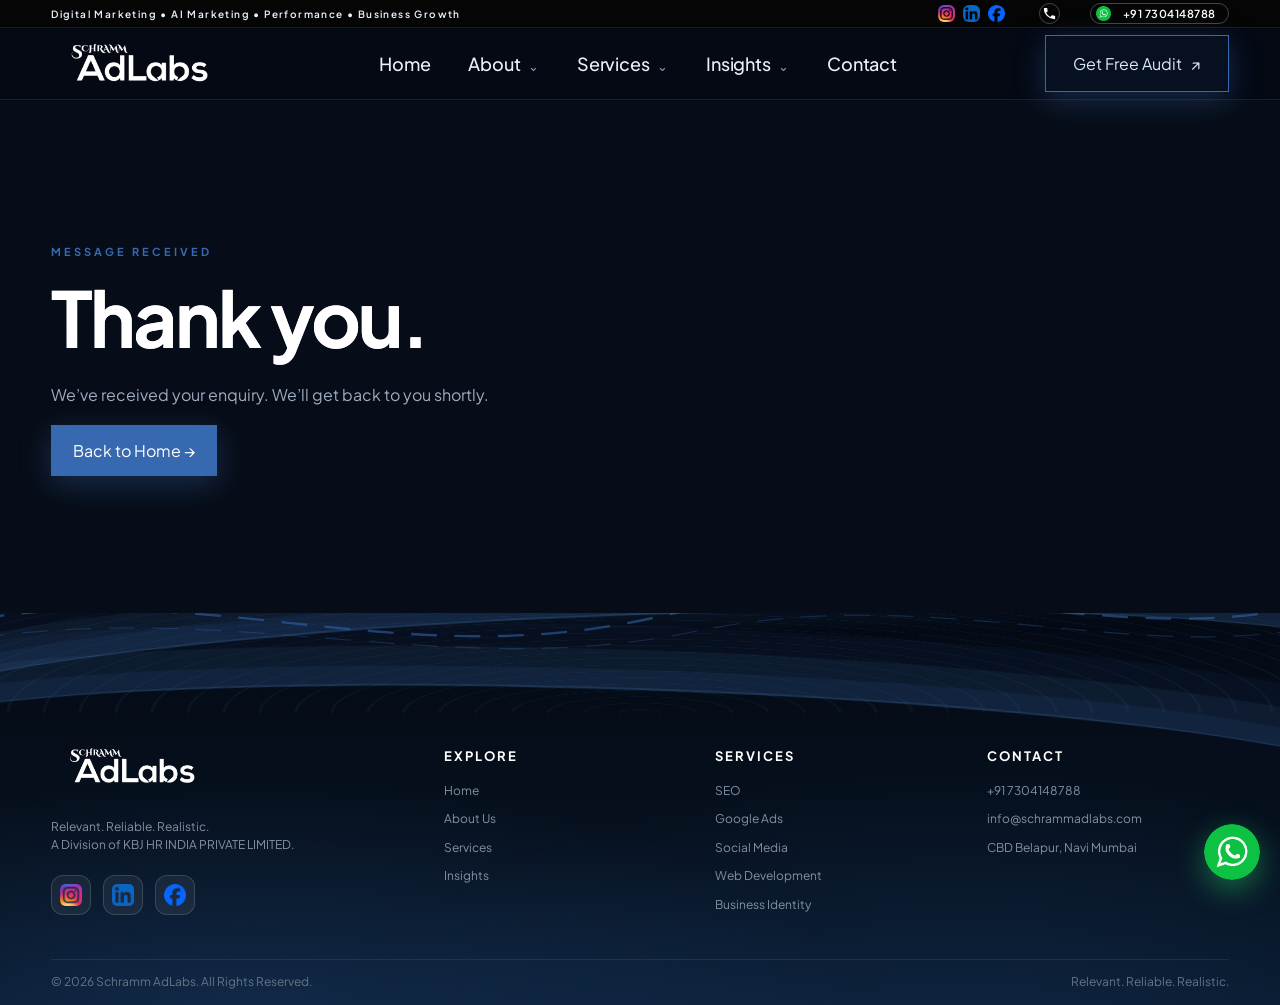
<file: thank-you.html>
<!doctype html><html lang="en"><head><meta charset="utf-8"><meta name="viewport" content="width=device-width,initial-scale=1,viewport-fit=cover"><meta name="theme-color" content="#050914"><title>Thank You | Schramm AdLabs</title><link rel="preconnect" href="https://fonts.googleapis.com"><link rel="preconnect" href="https://fonts.gstatic.com" crossorigin><link href="https://fonts.googleapis.com/css2?family=Plus+Jakarta+Sans:wght@400;500;600;700;800&display=swap" rel="stylesheet"><link rel="stylesheet" href="style.css"><link rel="stylesheet" href="upgrade.css"><link rel="stylesheet" href="responsive.css"></head><body><div class="top-utility"><div class="wrap top-utility-in"><div class="top-message">Digital Marketing • AI Marketing • Performance • Business Growth</div><div class="top-actions"><div class="social-top"><a href="https://www.instagram.com/schramm_ad_labs/" target="_blank" rel="noopener noreferrer" aria-label="Instagram" title="Instagram"><img src="instagram.png" alt="Instagram" width="22" height="22"></a><a href="https://www.linkedin.com/company/schramm-adlabs/" target="_blank" rel="noopener noreferrer" aria-label="LinkedIn" title="LinkedIn"><img src="linkedin.png" alt="LinkedIn" width="22" height="22"></a><a href="https://www.facebook.com/SchrammAdLabs" target="_blank" rel="noopener noreferrer" aria-label="Facebook" title="Facebook"><img src="facebook.png" alt="Facebook" width="22" height="22"></a></div><a class="call-ico" href="tel:+917304148788" aria-label="Call +91 7304148788" title="Call us"><svg viewBox="0 0 24 24" width="15" height="15" fill="currentColor"><path d="M6.6 10.8a15.1 15.1 0 0 0 6.6 6.6l2.2-2.2a1 1 0 0 1 1-.25 11.4 11.4 0 0 0 3.6.57 1 1 0 0 1 1 1V20a1 1 0 0 1-1 1A17 17 0 0 1 3 4a1 1 0 0 1 1-1h3.5a1 1 0 0 1 1 1c0 1.25.2 2.45.57 3.6a1 1 0 0 1-.25 1z"/></svg></a><a class="wa-link wa-btn" href="https://wa.me/917304148788" target="_blank" rel="noopener" aria-label="Chat on WhatsApp"><img src="whatsapp.png" alt="" width="16" height="16"><span>+91 7304148788</span></a></div></div></div><header class="site-nav"><div class="wrap nav-in"><a class="brand" href="/"><img src="Schramm_AdLabs_logo.png" alt="Schramm AdLabs"></a><nav class="navlinks">
<a class="nav-home" href="/">Home</a>
<div class="nav-drop"><a href="/about">About <small>⌄</small></a><div class="mega-menu about-menu"><div class="mega-intro"><span>WHO WE ARE</span><h3>Built around<br>your growth.</h3><p>Clear strategy, practical execution and marketing that connects to business goals.</p></div><div class="mega-cols"><div><a href="/about"><b>Our Approach</b><span>How we think, plan and execute.</span></a><a href="/about"><b>Why Schramm</b><span>A practical partner for growth.</span></a></div><div><a href="/about"><b>Our Capabilities</b><span>Strategy, performance, creative and digital.</span></a><a href="/contact"><b>Start a Project</b><span>Tell us what you want to grow.</span></a></div></div></div></div>
<div class="nav-drop"><a href="/services">Services <small>⌄</small></a><div class="mega-menu services-menu"><div class="mega-intro"><span>WHAT WE DO</span><h3>Marketing built<br>to move business.</h3><p>From visibility to leads, sales and business growth — one connected system.</p></div><div class="mega-cols service-cols"><div><a href="/services#seo"><b>SEO &amp; AEO</b><span>Search visibility + AI search.</span></a><a href="/services#ads"><b>Google Ads</b><span>High-intent paid acquisition.</span></a><a href="/services#social"><b>Social Media</b><span>Content, community + reach.</span></a></div><div><a href="/services#ai"><b>AI Marketing</b><span>Smarter research, content + workflows.</span></a><a href="/services#web"><b>Website Development</b><span>Fast, focused digital experiences.</span></a><a href="/services#branding"><b>Business Identity &amp; Creative</b><span>Identity, design + communication.</span></a></div><div><a href="/services#leads"><b>Lead Generation</b><span>Campaigns that create demand.</span></a><a href="/services#expansion"><b>Market Expansion</b><span>Reach new regions + audiences.</span></a><a href="/services#local"><b>Local Marketing</b><span>Be found where customers are.</span></a></div></div></div></div>
<div class="nav-drop"><a href="/blog">Insights <small>⌄</small></a><div class="mega-menu insights-menu"><div class="mega-intro"><span>INSIGHTS</span><h3>Ideas that help<br>you move smarter.</h3><p>Practical perspectives on digital marketing, AI, performance and growth.</p></div><div class="mega-cols"><div><a href="/blog"><b>Marketing Insights</b><span>Strategy, SEO, ads and social.</span></a><a href="/blog-post"><b>Featured Insight</b><span>Our latest thinking and ideas.</span></a></div><div><a href="/blog"><b>Growth Playbooks</b><span>Practical frameworks for businesses.</span></a><a href="/contact"><b>Talk to Our Team</b><span>Turn an idea into a plan.</span></a></div></div></div></div>
<a href="/contact">Contact</a>
</nav><div class="navcta-wrap">
<a class="btn navcta" href="/contact#contact-form">Get Free Audit <span class="cta-arrow">↗&#xFE0E;</span></a>
</div><div class="menu">☰</div></div></header><section class="pagehero" style="min-height:65vh;display:flex;align-items:center"><div class="wrap"><div class="kicker">MESSAGE RECEIVED</div><h1>Thank you.</h1><p>We’ve received your enquiry. We’ll get back to you shortly.</p><a class="btn primary" href="/">Back to Home →</a></div></section><footer class="footer"><div class="wave"><svg viewBox="0 0 1200 90" preserveAspectRatio="none"><path d="M0,55 C220,5 390,100 620,45 C850,-5 1020,85 1200,28" fill="none" stroke="#3669B0" stroke-width="2" opacity=".55"/><path d="M0,70 C250,25 430,105 650,58 C860,15 1040,95 1200,48" fill="none" stroke="#3669B0" stroke-width="1" opacity=".3"/></svg></div><div class="wrap"><div class="footergrid"><div><img src="Schramm_AdLabs_logo.png" alt="Schramm AdLabs"><p>Relevant. Reliable. Realistic.<br>A Division of KBJ HR INDIA PRIVATE LIMITED.</p><div class="social-foot"><a href="https://www.instagram.com/schramm_ad_labs/" target="_blank" rel="noopener noreferrer" aria-label="Instagram" title="Instagram"><img src="instagram.png" alt="Instagram" width="22" height="22"></a><a href="https://www.linkedin.com/company/schramm-adlabs/" target="_blank" rel="noopener noreferrer" aria-label="LinkedIn" title="LinkedIn"><img src="linkedin.png" alt="LinkedIn" width="22" height="22"></a><a href="https://www.facebook.com/SchrammAdLabs" target="_blank" rel="noopener noreferrer" aria-label="Facebook" title="Facebook"><img src="facebook.png" alt="Facebook" width="22" height="22"></a></div></div><div><h4>EXPLORE</h4><ul><li><a href="/">Home</a></li><li><a href="/about">About Us</a></li><li><a href="/services">Services</a></li><li><a href="/blog">Insights</a></li></ul></div><div><h4>SERVICES</h4><ul><li>SEO</li><li>Google Ads</li><li>Social Media</li><li>Web Development</li><li>Business Identity</li></ul></div><div><h4>CONTACT</h4><ul><li><a href="tel:+917304148788">+91 7304148788</a></li><li><a href="mailto:info@schrammadlabs.com">info@schrammadlabs.com</a></li><li>CBD Belapur, Navi Mumbai</li></ul></div></div><div class="bottom"><span>© 2026 Schramm AdLabs. All Rights Reserved.</span><span>Relevant. Reliable. Realistic.</span></div></div></footer><script src="app.js"></script><script src="upgrade.js"></script><script src="responsive.js"></script></body></html>
</file>
<file: style.css>
:root{--blue:#3669B0;--navy:#050914;--navy2:#081221;--ink:#0b1220;--muted:#718096;--white:#fff;--line:rgba(54,105,176,.22);--soft:#f5f7fa}
*{box-sizing:border-box}html{scroll-behavior:smooth}body{margin:0;font-family:Inter,Arial,sans-serif;color:var(--ink);background:#fff;overflow-x:hidden}a{text-decoration:none;color:inherit}.wrap{width:min(1240px,92%);margin:auto}
.site-nav{position:fixed;z-index:1000;top:0;left:0;right:0;height:82px;background:rgba(5,9,20,.72);backdrop-filter:blur(16px);border-bottom:1px solid rgba(255,255,255,.09)}
.nav-in{height:100%;display:flex;align-items:center;justify-content:space-between}.brand img{width:180px;height:auto;display:block}.navlinks{display:flex;gap:30px;align-items:center;color:#eaf0f8;font-size:14px}.navlinks a{position:relative;padding:31px 0}.navlinks a:after{content:"";position:absolute;left:0;bottom:24px;width:0;height:2px;background:var(--blue);transition:.35s}.navlinks a:hover:after,.navlinks a.active:after{width:100%}.navcta{border:1px solid var(--blue);padding:12px 18px!important;background:rgba(54,105,176,.12)}.menu{display:none;color:#fff;font-size:25px}
.hero{min-height:100vh;background:radial-gradient(circle at 72% 42%,rgba(54,105,176,.23),transparent 33%),linear-gradient(120deg,#040812,#07101e 55%,#050914);color:#fff;position:relative;overflow:hidden;display:flex;align-items:center}.hero:before{content:"";position:absolute;inset:0;background:linear-gradient(rgba(54,105,176,.07) 1px,transparent 1px),linear-gradient(90deg,rgba(54,105,176,.07) 1px,transparent 1px);background-size:70px 70px;transform:perspective(650px) rotateX(60deg) scale(1.7) translateY(28%);transform-origin:center bottom;animation:grid 12s linear infinite}.hero:after{content:"";position:absolute;inset:-30%;background:conic-gradient(from 0deg,transparent 0 65%,rgba(54,105,176,.12),transparent 78%);animation:spin 18s linear infinite}
@keyframes grid{to{background-position:0 70px,70px 0}}@keyframes spin{to{transform:rotate(360deg)}}@keyframes float{50%{transform:translateY(-14px)}}@keyframes pulse{50%{opacity:.5;transform:scale(1.08)}}@keyframes scan{to{transform:translateX(150%)}}@keyframes flow{to{stroke-dashoffset:-500}}
.hero-in{position:relative;z-index:3;display:grid;grid-template-columns:1fr 1.05fr;gap:45px;align-items:center;padding-top:82px}.eyebrow{font-size:12px;letter-spacing:3px;color:#a9c2e4;margin-bottom:18px}.hero h1{font-size:clamp(48px,6vw,84px);line-height:.98;letter-spacing:-4px;margin:0 0 25px;font-weight:800}.hero h1 span{color:var(--blue)}.hero p{font-size:18px;line-height:1.7;color:#b8c3d3;max-width:610px}.actions{display:flex;gap:12px;margin-top:30px}.btn{display:inline-flex;align-items:center;justify-content:center;padding:14px 21px;border:1px solid var(--blue);transition:.35s;position:relative;overflow:hidden}.btn.primary{background:var(--blue);color:#fff}.btn.ghost{color:#fff}.btn:hover{transform:translateY(-3px);box-shadow:0 15px 35px rgba(54,105,176,.22)}
.visual{height:570px;position:relative}.core{position:absolute;width:260px;height:260px;border:1px solid rgba(54,105,176,.55);left:50%;top:50%;transform:translate(-50%,-50%);border-radius:50%;box-shadow:0 0 90px rgba(54,105,176,.18);animation:pulse 4s ease-in-out infinite}.core:before,.core:after{content:"";position:absolute;inset:24px;border:1px solid rgba(54,105,176,.4);border-radius:50%}.core:after{inset:58px;border-style:dashed}.core-logo{position:absolute;left:50%;top:50%;transform:translate(-50%,-50%);width:135px;filter:drop-shadow(0 0 20px rgba(54,105,176,.4))}.node{position:absolute;border:1px solid rgba(54,105,176,.7);background:rgba(5,9,20,.78);padding:14px 16px;min-width:145px;font-size:12px;letter-spacing:1px;color:#dce8f7;box-shadow:0 10px 40px rgba(0,0,0,.35)}.node b{display:block;color:#fff;font-size:15px;margin-bottom:5px}.n1{top:8%;left:2%;animation:float 4s ease-in-out infinite}.n2{top:8%;right:0;animation:float 4.5s .5s ease-in-out infinite}.n3{bottom:10%;left:5%;animation:float 5s 1s ease-in-out infinite}.n4{bottom:8%;right:3%;animation:float 4.2s .8s ease-in-out infinite}.line{position:absolute;inset:0;width:100%;height:100%}.line path{fill:none;stroke:var(--blue);stroke-width:1.3;stroke-dasharray:8 12;animation:flow 7s linear infinite}
.marquee{background:var(--blue);color:#fff;overflow:hidden;border-top:1px solid #4d7cbb;border-bottom:1px solid #4d7cbb}.marquee-track{white-space:nowrap;padding:13px 0;font-size:12px;letter-spacing:3px;animation:marquee 20s linear infinite}@keyframes marquee{to{transform:translateX(-50%)}}
section{padding:105px 0}.dark{background:#070d18;color:#fff}.sectionhead{max-width:750px;margin-bottom:55px}.kicker{font-size:11px;letter-spacing:3px;color:var(--blue);font-weight:700}.sectionhead h2{font-size:clamp(34px,4vw,58px);line-height:1.05;letter-spacing:-2px;margin:14px 0}.sectionhead p{color:var(--muted);line-height:1.75;font-size:17px}.dark .sectionhead p{color:#9eacbf}
.growth{display:grid;grid-template-columns:repeat(4,1fr);border-top:1px solid var(--line);border-left:1px solid var(--line)}.growth article{padding:34px;border-right:1px solid var(--line);border-bottom:1px solid var(--line);min-height:210px;transition:.35s}.growth article:hover{background:rgba(54,105,176,.07);transform:translateY(-4px)}.num{color:var(--blue);font-size:12px;letter-spacing:2px}.growth h3{font-size:22px;margin:35px 0 12px}.growth p{color:#718096;line-height:1.65}.dark .growth p{color:#9eacbf}.service-grid{display:grid;grid-template-columns:repeat(3,1fr);gap:1px;background:#dce3eb}.service{background:#fff;padding:34px;min-height:270px;position:relative;overflow:hidden}.service:after{content:"";position:absolute;right:-60px;bottom:-60px;width:150px;height:150px;border:1px solid var(--line);transform:rotate(45deg)}.service h3{font-size:23px;margin:25px 0 12px}.service p{color:var(--muted);line-height:1.65}.service span{font-size:11px;color:var(--blue);letter-spacing:2px}
.split{display:grid;grid-template-columns:1fr 1fr;gap:80px;align-items:center}.metric{border-left:2px solid var(--blue);padding:20px 25px;margin:15px 0}.metric strong{display:block;font-size:34px}.metric small{color:var(--muted);letter-spacing:1px}
.cta{background:linear-gradient(115deg,#050914,#0a1728);color:#fff;text-align:center;position:relative;overflow:hidden}.cta:before{content:"";position:absolute;width:600px;height:600px;border:1px solid rgba(54,105,176,.2);border-radius:50%;left:50%;top:50%;transform:translate(-50%,-50%);box-shadow:0 0 0 70px rgba(54,105,176,.025),0 0 0 140px rgba(54,105,176,.02)}.cta .wrap{position:relative;z-index:2}.cta h2{font-size:clamp(38px,5vw,70px);letter-spacing:-3px;margin:10px 0 25px}.cta p{color:#aeb9c8;max-width:650px;margin:auto;line-height:1.7}
.footer{background:#03060d;color:#fff;position:relative;overflow:hidden;padding:75px 0 25px}.wave{height:90px;position:absolute;left:-5%;right:-5%;top:-35px}.wave svg{width:110%;height:100%}.footergrid{display:grid;grid-template-columns:1.5fr 1fr 1fr 1fr;gap:45px;padding-top:35px}.footer img{width:190px}.footer p,.footer li{color:#8491a4;line-height:1.8;font-size:14px}.footer h4{font-size:13px;letter-spacing:2px;color:#fff}.footer ul{padding:0;list-style:none}.footer li{margin:10px 0}.footer a:hover{color:#fff}.bottom{border-top:1px solid rgba(255,255,255,.08);margin-top:50px;padding-top:20px;color:#667386;font-size:12px;display:flex;justify-content:space-between}
.pagehero{padding:170px 0 90px;background:#070d18;color:#fff;position:relative;overflow:hidden}.pagehero h1{font-size:clamp(45px,6vw,78px);letter-spacing:-3px;margin:10px 0}.pagehero p{color:#9eacbf;max-width:700px;line-height:1.7}
.formgrid{display:grid;grid-template-columns:1fr 1fr;gap:15px}.field,.textarea{width:100%;border:1px solid #dce3eb;padding:16px;background:#fff;font:inherit}.textarea{min-height:150px;resize:vertical}.full{grid-column:1/-1}
@media(max-width:900px){.navlinks{display:none}.menu{display:block}.navcta{display:none}.hero-in,.split{grid-template-columns:1fr}.visual{height:470px}.growth{grid-template-columns:1fr 1fr}.service-grid{grid-template-columns:1fr 1fr}.footergrid{grid-template-columns:1fr 1fr}.hero h1{letter-spacing:-2px}}
@media(max-width:620px){section{padding:75px 0}.hero-in{padding-top:120px}.visual{height:400px}.core{width:200px;height:200px}.core-logo{width:105px}.node{min-width:115px;padding:10px;font-size:9px}.node b{font-size:12px}.growth,.service-grid,.formgrid{grid-template-columns:1fr}.footergrid{grid-template-columns:1fr}.bottom{display:block}.bottom span{display:block;margin-top:8px}.brand img{width:150px}}

/* V8 cinematic hero + interactive effects */
.cinematic-hero{cursor:crosshair}.hero-scan{position:absolute;inset:0;background:linear-gradient(90deg,transparent,rgba(54,105,176,.1),transparent);transform:translateX(-100%);animation:heroScan 7s ease-in-out infinite;z-index:1}@keyframes heroScan{0%,45%{transform:translateX(-110%)}65%,100%{transform:translateX(110%)}}.hero-orbit{position:absolute;border:1px solid rgba(54,105,176,.16);border-radius:50%;pointer-events:none}.orbit-a{width:760px;height:760px;right:-180px;top:5%;animation:spin 22s linear infinite}.orbit-b{width:500px;height:500px;right:-45px;top:20%;border-style:dashed;animation:spinReverse 16s linear infinite}.hero-particles{position:absolute;inset:0;pointer-events:none;background-image:radial-gradient(circle,rgba(96,153,221,.55) 0 1px,transparent 1.5px);background-size:95px 95px;opacity:.22;animation:particleDrift 12s linear infinite}@keyframes particleDrift{to{background-position:95px -95px}}.hero-selector{margin-top:28px;width:min(590px,100%);border:1px solid rgba(255,255,255,.14);background:rgba(4,8,18,.65);backdrop-filter:blur(14px);padding:14px}.selector-label{font-size:10px;letter-spacing:2.4px;color:#91a8c8;margin-bottom:8px}.hero-selector select{width:100%;padding:13px;color:#fff;background:#0a1322;border:1px solid rgba(54,105,176,.55);font:inherit;outline:none;cursor:pointer}.selector-output{font-size:12px;line-height:1.55;color:#93a4ba;padding-top:10px}.cinematic-visual{filter:drop-shadow(0 0 35px rgba(54,105,176,.12));transition:transform .15s ease}.target-ring{position:absolute;left:50%;top:50%;border:1px solid rgba(54,105,176,.2);border-radius:50%;transform:translate(-50%,-50%)}.ring-1{width:360px;height:360px;animation:spin 20s linear infinite}.ring-2{width:455px;height:455px;border-style:dashed;animation:spinReverse 27s linear infinite}.ring-3{width:550px;height:550px;opacity:.45;animation:spin 34s linear infinite}@keyframes spinReverse{to{transform:translate(-50%,-50%) rotate(-360deg)}}.scan-beam{position:absolute;z-index:4;left:50%;top:4%;width:1px;height:92%;background:linear-gradient(transparent,var(--blue),transparent);box-shadow:0 0 18px rgba(54,105,176,.65);animation:scanBeam 5s ease-in-out infinite}@keyframes scanBeam{0%,100%{transform:rotate(-42deg);opacity:.1}50%{transform:rotate(42deg);opacity:.8}}.floating-chip{position:absolute;z-index:7;min-width:160px;padding:12px 14px;background:rgba(4,9,18,.78);border:1px solid rgba(54,105,176,.55);box-shadow:0 12px 35px rgba(0,0,0,.35);transition:transform .18s ease;backdrop-filter:blur(8px)}.floating-chip b{display:block;font-size:13px;letter-spacing:1px}.floating-chip span{display:block;margin-top:5px;font-size:8px;letter-spacing:1.2px;color:#7e99bd}.chip-1{top:4%;left:1%;animation:float 4.1s ease-in-out infinite}.chip-2{top:5%;right:0;animation:float 4.8s .4s ease-in-out infinite}.chip-3{bottom:7%;left:3%;animation:float 4.6s .8s ease-in-out infinite}.chip-4{bottom:7%;right:1%;animation:float 5.1s 1.1s ease-in-out infinite}.hero-bottom-label{position:absolute;z-index:5;bottom:20px;left:4%;right:4%;display:flex;justify-content:space-between;font-size:9px;letter-spacing:2px;color:#657993}.reality-section{padding:105px 0;background:#f6f8fb}.reality-grid{display:grid;grid-template-columns:1.1fr .9fr;gap:70px;align-items:center}.reality-copy h2{font-size:clamp(38px,4.6vw,62px);line-height:1.02;letter-spacing:-2.8px;margin:12px 0 30px}.reality-copy p{font-size:17px;color:#4f5d70;line-height:1.8}.reality-list{list-style:none;padding:0;margin:28px 0}.reality-list li{position:relative;padding:11px 0 11px 38px;color:#3e4b5f}.reality-list li:before{content:"✓";position:absolute;left:0;top:8px;width:25px;height:25px;background:linear-gradient(135deg,#3669B0,#159ad0);color:#fff;border-radius:50%;display:flex;align-items:center;justify-content:center;font-weight:700}.image-frame{position:relative;border:1px solid rgba(54,105,176,.18);padding:10px;background:#fff;box-shadow:0 25px 80px rgba(12,27,48,.12);overflow:hidden}.image-frame img{width:100%;display:block}.image-scan{position:absolute;left:-30%;top:0;width:20%;height:100%;background:linear-gradient(90deg,transparent,rgba(255,255,255,.6),transparent);transform:skewX(-18deg);animation:imageSweep 6s ease-in-out infinite}@keyframes imageSweep{0%,55%{left:-35%}80%,100%{left:120%}}.footer{padding:52px 0 18px}.footergrid{gap:30px;padding-top:25px}.footer img{width:165px}.footer p,.footer li{font-size:12px;line-height:1.55}.bottom{margin-top:28px;padding-top:14px}.wave{height:65px;top:-25px}.wave svg path{stroke-dasharray:16 14;animation:waveFloat 7s ease-in-out infinite}.wave svg path:nth-child(2){animation-duration:10s;animation-direction:reverse}@keyframes waveFloat{0%,100%{transform:translateY(4px)}50%{transform:translateY(-12px)}}.cursor-reticle{position:fixed;z-index:99999;width:30px;height:30px;border:1px solid rgba(117,171,235,.8);border-radius:50%;pointer-events:none;transform:translate(-50%,-50%) scale(.4);opacity:0;mix-blend-mode:screen;transition:transform .12s ease,opacity .15s ease}.cursor-reticle:before,.cursor-reticle:after{content:"";position:absolute;background:#76aceb}.cursor-reticle:before{width:2px;height:44px;left:14px;top:-8px}.cursor-reticle:after{height:2px;width:44px;top:14px;left:-8px}.cursor-reticle.on{opacity:1;transform:translate(-50%,-50%) scale(1)}.cursor-reticle.click{animation:reticleClick .35s ease-out}@keyframes reticleClick{50%{transform:translate(-50%,-50%) scale(1.7);opacity:.15}}@media(max-width:900px){.reality-grid{grid-template-columns:1fr}.hero-bottom-label{display:none}.orbit-a{right:-350px}.orbit-b{right:-260px}}@media(max-width:620px){.visual{height:410px}.floating-chip{min-width:125px;padding:9px}.reality-copy h2{letter-spacing:-1.8px}}

/* V9 top utility bar */
.top-utility{height:36px;background:#030711;border-bottom:1px solid rgba(255,255,255,.07);color:#aab9cc;font-size:10px;letter-spacing:1.2px;position:relative;z-index:1002}.top-utility-in{height:100%;display:flex;align-items:center;justify-content:space-between}.top-actions{display:flex;gap:22px;align-items:center}.top-actions a{transition:.25s}.wa-link{color:#b9d5c5}.wa-link span{color:#fff;margin-left:5px}.phone-link{color:#a9bad0}.top-actions a:hover{color:#fff;text-shadow:0 0 12px rgba(54,105,176,.8)}
.site-nav{top:36px}.navlinks{gap:27px}.navlinks>a,.nav-drop>a{position:relative;display:block;padding:31px 0;color:#eaf0f8}.navlinks>a:before,.nav-drop>a:before{content:"";position:absolute;left:50%;bottom:18px;width:0;height:2px;background:#3669B0;box-shadow:0 0 14px rgba(54,105,176,.8);transform:translateX(-50%);transition:.35s}.navlinks>a:hover:before,.navlinks>a.active:before,.nav-drop:hover>a:before{width:100%}.nav-drop{position:relative}.nav-drop>a small{font-size:11px;color:#7194be;margin-left:4px;transition:.3s}.nav-drop:hover>a small{transform:rotate(45deg);display:inline-block}.drop-menu{position:absolute;top:70px;left:-15px;min-width:190px;background:rgba(4,9,18,.96);border:1px solid rgba(54,105,176,.35);box-shadow:0 20px 45px rgba(0,0,0,.35);opacity:0;visibility:hidden;transform:translateY(10px);transition:.28s;overflow:hidden}.nav-drop:hover .drop-menu{opacity:1;visibility:visible;transform:translateY(0)}.drop-menu a{display:block;padding:12px 15px;color:#aebbd0;font-size:12px;border-bottom:1px solid rgba(255,255,255,.06);transition:.22s}.drop-menu a:hover{background:rgba(54,105,176,.15);color:#fff;padding-left:21px}
.navcta{color:#dbe8f7!important;border-color:#3669B0!important;background:rgba(54,105,176,.08)!important;transition:.35s!important}.navcta:hover{background:#3669B0!important;color:#fff!important;box-shadow:0 0 0 1px #3669B0,0 0 28px rgba(54,105,176,.5);transform:translateY(-2px)}.navcta:active{transform:scale(.96);background:#5f94df!important}
.hero .btn.primary{transition:.3s}.hero .btn.primary:hover{background:#5f94df;border-color:#5f94df;box-shadow:0 0 0 2px rgba(54,105,176,.22),0 0 35px rgba(54,105,176,.55);transform:translateY(-4px) scale(1.02)}.hero .btn.primary:active{background:#214d8b;transform:scale(.97)}
/* Text-only approach panel */
.text-only-approach{display:grid;gap:12px}.approach-panel{padding:22px;border:1px solid rgba(54,105,176,.2);background:#fff;box-shadow:0 15px 40px rgba(16,32,55,.06);transition:.3s}.approach-panel:hover{transform:translateX(8px);border-color:rgba(54,105,176,.55);box-shadow:0 18px 45px rgba(54,105,176,.12)}.approach-code{font-size:9px;letter-spacing:2px;color:#3669B0;margin-bottom:9px}.approach-panel strong{display:block;font-size:20px;margin-bottom:5px}.approach-panel span{color:#6f7d8f;font-size:12px}
/* AI marketing */
.ai-section{padding:105px 0;background:#070d18;color:#fff;overflow:hidden}.ai-grid{display:grid;grid-template-columns:1.05fr .95fr;gap:75px;align-items:center}.ai-section h2{font-size:clamp(38px,4.5vw,60px);line-height:1.02;letter-spacing:-2.5px;margin:12px 0 20px}.ai-section p{color:#9eacbf;line-height:1.8;font-size:16px}.ai-tags{display:flex;flex-wrap:wrap;gap:8px;margin-top:26px}.ai-tags span{font-size:9px;letter-spacing:1.5px;border:1px solid rgba(54,105,176,.4);padding:9px 11px;color:#a9c1df}.ai-console{border:1px solid rgba(54,105,176,.4);background:linear-gradient(145deg,#091322,#040811);padding:22px;position:relative;min-height:330px;box-shadow:0 25px 70px rgba(0,0,0,.28);overflow:hidden}.ai-console:before{content:"";position:absolute;inset:-40%;background:conic-gradient(from 0deg,transparent 0 70%,rgba(54,105,176,.13),transparent 80%);animation:spin 15s linear infinite}.console-head,.console-line,.console-core{position:relative;z-index:2}.console-head{font-size:10px;letter-spacing:2px;color:#8ba8cf;border-bottom:1px solid rgba(255,255,255,.08);padding-bottom:15px}.console-head i{float:right;width:7px;height:7px;border-radius:50%;background:#3669B0;box-shadow:0 0 15px #3669B0;animation:pulseDot 1.6s infinite}.console-line{display:flex;justify-content:space-between;padding:18px 0;border-bottom:1px solid rgba(255,255,255,.06);font-size:12px}.console-line b{color:#3669B0;letter-spacing:1px}.console-line span{color:#aebbd0}.console-core{position:absolute;right:20px;bottom:18px;font-size:64px;font-weight:800;color:rgba(54,105,176,.16);letter-spacing:-5px}@keyframes pulseDot{50%{opacity:.3;transform:scale(.65)}}
/* deeper water-like footer */
.footer{padding:48px 0 16px}.wave{height:105px;top:-50px;left:-5%;right:-5%;overflow:visible}.wave svg{width:110%;height:100%}.wave svg path{stroke-dasharray:22 15;animation:waterFloat 7s ease-in-out infinite;transform-origin:center}.wave svg path:nth-child(2){animation-duration:9s}.wave:after{content:"";position:absolute;left:8%;right:8%;top:42px;height:18px;background:radial-gradient(ellipse,rgba(54,105,176,.2),transparent 70%);filter:blur(8px);animation:waterGlow 5s ease-in-out infinite}@keyframes waterFloat{0%,100%{transform:translateY(5px) scaleY(1)}50%{transform:translateY(-13px) scaleY(1.08)}}@keyframes waterGlow{50%{transform:translateY(-7px);opacity:.55}}
@media(max-width:900px){.top-message{display:none}.top-utility-in{justify-content:flex-end}.nav-drop .drop-menu{position:static;display:none}.nav-drop:hover .drop-menu{display:block}.site-nav{top:36px}.ai-grid{grid-template-columns:1fr}.drop-menu{box-shadow:none}.navlinks{gap:15px}}
@media(max-width:620px){.top-actions{gap:10px;font-size:8px}.phone-link{display:none}.top-utility{height:32px}.site-nav{top:32px}.drop-menu{width:100%}}

/* ================= V10 — PREMIUM NAV + QUOTE + WATER FOOTER ================= */
:root{--blue:#3669B0;--blue2:#5b8fd1}
.top-utility{height:42px;background:#3669B0!important;color:#fff;border-bottom:1px solid rgba(255,255,255,.22);box-shadow:0 2px 18px rgba(54,105,176,.22)}
.top-utility-in{max-width:1400px}
.top-message{color:#eaf3ff;font-weight:600;letter-spacing:1.4px}
.top-actions a{color:#fff!important}
.top-actions a:hover{color:#06111f!important;background:#fff;padding:6px 9px}
.site-nav{top:42px!important;height:88px!important;min-height:88px!important}
.site-nav .wrap{height:100%}
.navlinks{gap:38px;height:100%;align-items:center}
.navlinks>a,.nav-drop>a{font-size:18px!important;font-weight:500;letter-spacing:-.2px;padding:34px 0!important}
.navlinks>a:before,.nav-drop>a:before{bottom:21px;height:3px}
.navcta{font-size:16px!important;padding:17px 27px!important;min-width:168px;text-align:center}
.nav-drop>a small{font-size:13px}

/* Large agency-style dropdowns */
.nav-drop{height:100%;display:flex;align-items:center}
.drop-menu{
  top:88px!important;
  left:50%!important;
  transform:translate(-50%,14px)!important;
  min-width:310px!important;
  width:max-content;
  max-width:420px;
  padding:10px!important;
  background:rgba(3,8,17,.98)!important;
  border:1px solid rgba(54,105,176,.5)!important;
  box-shadow:0 28px 70px rgba(0,0,0,.5),0 0 35px rgba(54,105,176,.08)!important;
  border-radius:0!important;
}
.nav-drop:hover .drop-menu{transform:translate(-50%,0)!important}
.drop-menu a{
  min-width:280px;
  padding:16px 18px!important;
  font-size:14px!important;
  letter-spacing:.1px;
  border-bottom:1px solid rgba(255,255,255,.075)!important;
}
.drop-menu a:last-child{border-bottom:0!important}
.drop-menu a:hover{padding-left:25px!important;background:linear-gradient(90deg,rgba(54,105,176,.22),transparent)!important}

/* Quote form opens when cursor reaches Get a Quote */
.quote-hover-panel{
  position:absolute;
  z-index:5000;
  top:calc(100% + 12px);
  right:0;
  width:390px;
  padding:24px;
  background:rgba(4,9,18,.98);
  border:1px solid rgba(54,105,176,.6);
  box-shadow:0 30px 80px rgba(0,0,0,.55),0 0 35px rgba(54,105,176,.18);
  opacity:0;
  visibility:hidden;
  transform:translateY(12px) scale(.97);
  transform-origin:top right;
  transition:opacity .22s ease,visibility .22s ease,transform .22s ease;
}
.quote-hover-panel:before{content:"";position:absolute;top:-7px;right:48px;width:13px;height:13px;background:#050b15;border-left:1px solid rgba(54,105,176,.6);border-top:1px solid rgba(54,105,176,.6);transform:rotate(45deg)}
.navcta:hover + .quote-hover-panel,
.quote-hover-panel:hover,
.quote-hover-panel.open{opacity:1;visibility:visible;transform:translateY(0) scale(1)}
.navcta-wrap{position:relative}
.quote-panel-head{display:flex;justify-content:space-between;align-items:center}
.quote-kicker{font-size:9px;letter-spacing:2px;color:#73a4dd}
.quote-close{display:none;background:none;border:0;color:#9fb2ca;font-size:24px;cursor:pointer}
.quote-hover-panel h3{margin:13px 0 5px;color:#fff;font-size:25px;letter-spacing:-.7px}
.quote-hover-panel p{margin:0 0 17px;color:#94a4b9;font-size:12px;line-height:1.55}
.mini-quote-form{display:grid;gap:11px}
.mini-quote-form label{font-size:9px;letter-spacing:1.1px;text-transform:uppercase;color:#8198b6}
.mini-quote-form input,.mini-quote-form select{
  display:block;width:100%;box-sizing:border-box;margin-top:6px;padding:11px 12px;
  color:#fff;background:#091321;border:1px solid rgba(255,255,255,.12);outline:0;font:inherit;font-size:12px;border-radius:0;
}
.mini-quote-form input:focus,.mini-quote-form select:focus{border-color:#3669B0;box-shadow:0 0 0 2px rgba(54,105,176,.13)}
.quote-submit{border:1px solid #3669B0;background:#3669B0;color:#fff;padding:13px 15px;font-weight:700;cursor:pointer;margin-top:3px;transition:.25s}
.quote-submit:hover{background:#5b8fd1;box-shadow:0 0 28px rgba(54,105,176,.4);transform:translateY(-2px)}

/* Whole footer becomes a flowing water field */
.footer,.v6-footer{
  position:relative;
  overflow:hidden;
  background:
    radial-gradient(ellipse at 20% 105%,rgba(54,105,176,.24),transparent 42%),
    radial-gradient(ellipse at 75% 115%,rgba(54,105,176,.18),transparent 46%),
    linear-gradient(180deg,#040a14 0%,#06101e 55%,#07172a 100%);
}
.footer>*:not(.wave),.v6-footer>*:not(.v6-footer-wave){position:relative;z-index:4}
.footer:before,.footer:after,.v6-footer:before,.v6-footer:after{
  content:"";position:absolute;left:-12%;width:124%;height:170px;pointer-events:none;
  border-radius:50%;filter:blur(.2px);
  border-top:2px solid rgba(79,139,204,.35);
  box-shadow:0 -18px 0 rgba(54,105,176,.10),0 -38px 0 rgba(87,145,209,.08),0 -62px 0 rgba(54,105,176,.06);
}
.footer:before,.v6-footer:before{top:0;transform:rotate(-2deg);animation:waterLayerOne 9s ease-in-out infinite}
.footer:after,.v6-footer:after{top:75px;transform:rotate(2deg);animation:waterLayerTwo 12s ease-in-out infinite}
@keyframes waterLayerOne{0%,100%{transform:translateX(-2%) rotate(-2deg) scaleY(1)}50%{transform:translateX(3%) rotate(1deg) scaleY(1.28)}}
@keyframes waterLayerTwo{0%,100%{transform:translateX(3%) rotate(2deg) scaleY(1)}50%{transform:translateX(-4%) rotate(-1deg) scaleY(1.35)}}
.v6-footer-wave,.wave{z-index:3!important;pointer-events:none}
.v6-footer-wave:before,.wave:before{content:"";position:absolute;left:-10%;top:0;width:120%;height:150px;background:repeating-radial-gradient(ellipse at 50% 100%,transparent 0 18px,rgba(54,105,176,.11) 19px 21px,transparent 22px 36px);opacity:.8;animation:waterRipples 11s ease-in-out infinite}
@keyframes waterRipples{0%,100%{transform:translateX(-2%) scaleX(1)}50%{transform:translateX(3%) scaleX(1.08)}}
.v6-footer-top,.footergrid{padding-top:70px!important}

/* Strong mobile/tablet responsiveness */
@media(max-width:1100px){
  .navlinks{gap:22px}.navlinks>a,.nav-drop>a{font-size:16px!important}
  .navcta{min-width:145px;padding:14px 19px!important}
}
@media(max-width:900px){
  .top-utility{height:40px}.site-nav{top:40px!important;height:76px!important;min-height:76px!important}
  .navlinks>a,.nav-drop>a{padding:23px 0!important}
  .drop-menu{top:76px!important}
  .quote-hover-panel{right:-10px}
}
@media(max-width:760px){
  .top-message{display:none}.top-utility-in{justify-content:center}.top-actions{gap:14px}
  .site-nav{height:70px!important;min-height:70px!important}
  .site-nav .wrap{padding-left:18px;padding-right:18px}
  .navlinks{display:none}
  .navcta{font-size:14px!important;min-width:0;padding:12px 16px!important}
  .quote-hover-panel{position:fixed;top:112px;left:12px;right:12px;width:auto;max-width:none}
  .quote-close{display:block}
  .drop-menu{position:static!important;transform:none!important;width:100%;max-width:none;min-width:0!important;margin-top:8px}
  .drop-menu a{min-width:0;width:auto}
}
@media(max-width:480px){
  .top-actions{font-size:9px}.wa-link span{display:none}
  .top-utility{height:36px}.site-nav{top:36px!important}
  .quote-hover-panel{top:98px;padding:18px}
  .quote-hover-panel h3{font-size:21px}
  .v6-footer-top,.footergrid{padding-top:55px!important}
}

/* V11 — innovative, friction-light Get a Quote interaction */
.navcta-wrap{position:relative;display:flex;align-items:center;z-index:6000}
.navcta{display:inline-flex!important;align-items:center;gap:9px}
.cta-arrow{display:inline-block;font-size:16px;line-height:1;transition:transform .25s ease}
.navcta:hover .cta-arrow{transform:translate(2px,-2px)}
.quote-hover-panel{
  top:calc(100% + 14px)!important;
  right:0;
  width:460px;
  padding:22px;
  border:1px solid rgba(91,143,209,.55);
  background:
    radial-gradient(circle at 88% 8%,rgba(54,105,176,.18),transparent 34%),
    linear-gradient(145deg,rgba(7,15,28,.99),rgba(3,8,16,.99));
  box-shadow:0 34px 90px rgba(0,0,0,.62),0 0 0 1px rgba(255,255,255,.025) inset,0 0 45px rgba(54,105,176,.16);
  border-radius:2px;
  transform:translateY(10px) scale(.985)!important;
}
.quote-hover-panel:after{content:"";position:absolute;inset:0;pointer-events:none;background:linear-gradient(115deg,transparent 0 62%,rgba(255,255,255,.025) 63%,transparent 64%);opacity:.6}
.navcta-wrap:hover .quote-hover-panel,
.navcta-wrap:focus-within .quote-hover-panel,
.quote-hover-panel:hover,
.quote-hover-panel.open{opacity:1!important;visibility:visible!important;transform:translateY(0) scale(1)!important}
.quote-panel-head{position:relative;z-index:2;align-items:flex-start}
.quote-kicker{display:inline-flex;align-items:center;gap:7px;font-size:9px;letter-spacing:1.8px;color:#7eafe9}
.quote-kicker:before{content:"";width:6px;height:6px;background:#3669B0;box-shadow:0 0 12px rgba(54,105,176,.8)}
.quote-hover-panel h3{font-size:24px;line-height:1.1;margin:10px 0 5px;letter-spacing:-.8px}
.quote-hover-panel p{position:relative;z-index:2;max-width:390px;margin:0 0 16px;color:#91a4bc;font-size:12px;line-height:1.55}
.quote-close{position:relative;z-index:4;display:none;width:34px;height:34px;border:1px solid rgba(255,255,255,.1);background:#091321;color:#a9bad0;cursor:pointer;font-size:22px;line-height:1}
.quote-field-grid{display:grid;grid-template-columns:1fr 1fr;gap:10px}
.mini-quote-form{position:relative;z-index:2;gap:10px}
.mini-quote-form label{font-size:8px;letter-spacing:1.25px;color:#7890ad}
.mini-quote-form input,.mini-quote-form select{height:43px;padding:11px 12px;background:rgba(9,19,33,.92);border:1px solid rgba(255,255,255,.1);transition:border-color .2s,box-shadow .2s,background .2s}
.mini-quote-form input::placeholder{color:#62748b}
.mini-quote-form input:hover,.mini-quote-form select:hover{background:#0b1728;border-color:rgba(126,175,233,.34)}
.mini-quote-form input:focus,.mini-quote-form select:focus{border-color:#4d83c7;box-shadow:0 0 0 3px rgba(54,105,176,.12);background:#0b1728}
.quote-submit{display:flex;align-items:center;justify-content:center;gap:12px;width:100%;height:45px;margin-top:2px;padding:0 15px;background:#3669B0;border:1px solid #5b8fd1;box-shadow:0 8px 25px rgba(54,105,176,.16);transition:transform .2s,box-shadow .2s,background .2s}
.quote-submit span{font-size:17px;transition:transform .2s}
.quote-submit:hover{background:#467abf;transform:translateY(-1px);box-shadow:0 12px 32px rgba(54,105,176,.28)}
.quote-submit:hover span{transform:translateX(4px)}
.quote-panel-foot{position:relative;z-index:2;display:flex;justify-content:space-between;align-items:center;margin-top:13px;padding-top:11px;border-top:1px solid rgba(255,255,255,.07);font-size:9px;color:#667991;letter-spacing:.25px}
.quote-panel-foot a{color:#86b4e9;text-decoration:none;transition:color .2s}
.quote-panel-foot a:hover{color:#fff}
@media(max-width:900px){.quote-hover-panel{width:430px}}
@media(max-width:760px){
  .navcta-wrap{z-index:7000}
  .quote-hover-panel{top:112px!important;right:12px;left:auto;width:min(430px,calc(100vw - 24px));padding:19px;position:fixed;transform:translateY(8px) scale(.98)!important}
  .quote-close{display:block}
  .quote-field-grid{grid-template-columns:1fr}
  .quote-panel-foot{gap:10px;align-items:flex-start;flex-direction:column}
}
@media(max-width:480px){
  .quote-hover-panel{top:98px!important;left:12px;right:12px;width:auto;padding:17px}
  .quote-hover-panel h3{font-size:21px}
}


/* V12 — reference-inspired mega navigation + clean quote UX */
.top-utility{background:#050505!important;color:#d5d5d5!important;border-bottom:1px solid rgba(255,255,255,.09)!important;box-shadow:none!important}
.top-actions a{color:#fff!important}.top-actions a:hover{color:#7fb0ed!important;text-shadow:none!important}
.site-nav{z-index:9000!important}
.navlinks>a:before,.nav-drop>a:before,.navlinks>a:after{display:none!important}
.navlinks>a,.nav-drop>a{transition:color .22s ease!important}
.navlinks>a:hover,.nav-drop:hover>a,.navlinks>a.active{color:#78a9e5!important}
.nav-drop>a small{display:inline-block!important;color:#8ea1b8!important;font-size:13px!important;margin-left:5px;transition:transform .25s ease,color .25s ease!important}
.nav-drop:hover>a small{transform:rotate(180deg)!important;color:#3669B0!important}

.nav-drop{position:static!important}
.mega-menu{position:absolute!important;top:100%!important;left:50%!important;width:min(1180px,calc(100vw - 50px))!important;min-width:0!important;padding:48px 54px!important;background:#fff!important;color:#101317!important;border:0!important;border-top:3px solid #3669B0!important;border-radius:0!important;box-shadow:0 28px 70px rgba(0,0,0,.28)!important;display:grid!important;grid-template-columns:290px 1fr!important;gap:54px!important;opacity:0!important;visibility:hidden!important;transform:translate(-50%,12px)!important;transition:opacity .22s ease,transform .28s cubic-bezier(.2,.7,.2,1),visibility .22s!important;overflow:visible!important}
.nav-drop:hover .mega-menu{opacity:1!important;visibility:visible!important;transform:translate(-50%,0)!important}
.mega-intro{padding-right:25px;border-right:1px solid #e4e8ee}.mega-intro>span{display:block;font-size:10px;letter-spacing:2.2px;font-weight:700;color:#3669B0;margin-bottom:15px}.mega-intro h3{margin:0 0 13px!important;color:#101317!important;font-size:36px!important;line-height:1.03!important;letter-spacing:-1.7px!important}.mega-intro h3:after{content:"";display:block;width:70px;height:4px;background:#3669B0;margin-top:17px}.mega-intro p{margin:19px 0 0!important;color:#687386!important;font-size:12px!important;line-height:1.65!important;max-width:245px}
.mega-cols{display:grid;grid-template-columns:repeat(2,minmax(0,1fr));gap:18px 40px;align-content:center}.service-cols{grid-template-columns:repeat(3,minmax(0,1fr));gap:12px 34px}.mega-cols>div{display:flex;flex-direction:column;gap:4px}.mega-cols a{position:relative!important;display:block!important;padding:13px 14px!important;margin:0!important;color:#15191f!important;background:transparent!important;border:0!important;text-decoration:none!important;transform:none!important;transition:background .2s ease,color .2s ease,padding-left .2s ease!important}.mega-cols a:before,.mega-cols a:after{display:none!important}.mega-cols a:hover{background:#f1f5fa!important;color:#3669B0!important;padding-left:18px!important}.mega-cols a b{display:block;font-size:15px;font-weight:650;line-height:1.2}.mega-cols a span{display:block;margin-top:5px;color:#7a8493;font-size:10px;line-height:1.4;letter-spacing:.05px}.mega-cols a:hover span{color:#5d6b7c}
.services-menu{width:min(1240px,calc(100vw - 40px))!important;grid-template-columns:270px 1fr!important;padding:46px 50px!important}.services-menu .mega-intro h3{font-size:37px!important}.insights-menu{width:min(1000px,calc(100vw - 50px))!important}

/* clean quote card */
.navcta-wrap{position:relative!important}.quote-hover-panel{width:390px!important;padding:22px!important;background:#fff!important;color:#111!important;border:1px solid #dfe5ec!important;border-top:3px solid #3669B0!important;box-shadow:0 24px 60px rgba(0,0,0,.25)!important;border-radius:0!important;top:calc(100% + 12px)!important}.quote-hover-panel:before{background:#fff!important;border-left:1px solid #dfe5ec!important;border-top:1px solid #3669B0!important}.quote-hover-panel:after{display:none!important}.quote-panel-head{display:flex!important;justify-content:space-between;align-items:flex-start!important}.quote-kicker{color:#3669B0!important;font-size:9px!important;font-weight:700!important;letter-spacing:1.8px!important}.quote-kicker:before{background:#3669B0!important}.quote-hover-panel h3{color:#101317!important;font-size:24px!important;margin:8px 0 0!important}.quote-close{color:#5c6877!important;background:#f3f5f8!important;border-color:#e1e6ec!important}.mini-quote-form{display:grid!important;grid-template-columns:1fr 1fr!important;gap:11px!important;margin-top:18px!important}.mini-quote-form label{color:#657286!important;font-size:9px!important;font-weight:600!important;letter-spacing:1px!important}.mini-quote-form label:nth-child(3),.mini-quote-form label:nth-child(4),.mini-quote-form button{grid-column:1/-1}.mini-quote-form input,.mini-quote-form select{height:42px!important;background:#fff!important;color:#17202b!important;border:1px solid #dbe1e8!important;border-radius:0!important}.mini-quote-form input::placeholder{color:#9aa5b3!important}.mini-quote-form input:focus,.mini-quote-form select:focus{border-color:#3669B0!important;box-shadow:0 0 0 3px rgba(54,105,176,.10)!important;background:#fff!important}.quote-submit{height:44px!important;margin-top:2px!important;background:#3669B0!important;border:0!important;border-radius:0!important;color:#fff!important}.quote-panel-foot{margin-top:13px!important;padding-top:11px!important;border-top:1px solid #e5e9ee!important;color:#748092!important}.quote-panel-foot a{color:#3669B0!important}
@media(max-width:1100px){.mega-menu{width:min(930px,calc(100vw - 30px))!important;padding:38px 36px!important;grid-template-columns:230px 1fr!important;gap:34px!important}.mega-intro h3{font-size:30px!important}.service-cols{gap:8px 18px}.mega-cols a{padding:11px 10px!important}}
@media(max-width:900px){.mega-menu{position:static!important;width:100%!important;transform:none!important;box-shadow:none!important;border-top:0!important;display:none!important;background:#fff!important;grid-template-columns:1fr!important;padding:20px!important}.nav-drop:hover .mega-menu{display:block!important;opacity:1!important;visibility:visible!important}.mega-intro{border-right:0;border-bottom:1px solid #e4e8ee;padding:0 0 18px;margin-bottom:8px}.mega-cols,.service-cols{grid-template-columns:1fr!important}.mega-intro h3{font-size:27px!important}.mini-quote-form{grid-template-columns:1fr!important}.mini-quote-form label:nth-child(3),.mini-quote-form label:nth-child(4),.mini-quote-form button{grid-column:auto}}
@media(max-width:760px){.quote-hover-panel{width:auto!important}.mega-menu{margin-top:6px!important}}
</file>
<file: upgrade.css>
/* Schramm AdLabs — UI/UX upgrade layer (loads after style.css) */
:root{--glow:#5b9bff;--card:rgba(255,255,255,.04)}
body{font-family:"Plus Jakarta Sans",Inter,Arial,sans-serif;-webkit-font-smoothing:antialiased}
::selection{background:var(--blue);color:#fff}
:focus-visible{outline:2px solid var(--glow);outline-offset:3px;border-radius:4px}
#progress{position:fixed;top:0;left:0;height:3px;width:0;z-index:2000;background:linear-gradient(90deg,var(--blue),#8fc1ff);box-shadow:0 0 12px var(--glow)}
.site-nav{transition:background .3s,height .3s}.site-nav.scrolled{background:rgba(5,9,20,.92);box-shadow:0 10px 40px rgba(0,0,0,.35)}
.navlinks a.active{color:#8fc1ff}
.btn{transition:transform .25s,box-shadow .25s,background .25s}
.btn.primary,.navcta{box-shadow:0 8px 30px rgba(54,105,176,.35)}
.btn.primary:hover,.navcta:hover{transform:translateY(-3px);box-shadow:0 14px 40px rgba(91,155,255,.45)}
#hero3d{position:absolute;inset:0;width:100%;height:100%;z-index:0;pointer-events:none}
.hero h1,.pagehero h1{background:linear-gradient(180deg,#fff 40%,#9db9e0);-webkit-background-clip:text;background-clip:text}
.hero h1 span{background:linear-gradient(90deg,#5b9bff,#9be7ff,#5b9bff);background-size:200% 100%;-webkit-background-clip:text;background-clip:text;color:transparent;animation:shine 5s linear infinite}
@keyframes shine{to{background-position:200% 0}}
.service,.growth article,.metric,.approach-panel{transform-style:preserve-3d;transition:transform .2s ease-out,box-shadow .3s,border-color .3s;will-change:transform;position:relative;overflow:hidden}
.service:hover,.growth article:hover,.approach-panel:hover{box-shadow:0 25px 60px rgba(54,105,176,.28);border-color:rgba(91,155,255,.7)}
.service:before,.growth article:before,.approach-panel:before{content:"";position:absolute;inset:0;background:radial-gradient(260px circle at var(--mx,50%) var(--my,0%),rgba(91,155,255,.18),transparent 60%);opacity:0;transition:.3s;pointer-events:none}
.service:hover:before,.growth article:hover:before,.approach-panel:hover:before{opacity:1}
/* coded video */
.video-sec{background:radial-gradient(circle at 50% 0,rgba(54,105,176,.28),transparent 55%),#050914;color:#fff;padding:110px 0;text-align:center}
.video-sec h2{font-size:clamp(34px,4.5vw,58px);letter-spacing:-2px;margin:10px 0 14px}.video-sec p{color:#a9bbd6;max-width:620px;margin:0 auto 38px}
.vplayer{position:relative;width:min(1000px,100%);margin:auto;aspect-ratio:16/9;border-radius:22px;overflow:hidden;border:1px solid rgba(91,155,255,.35);box-shadow:0 40px 100px rgba(0,0,0,.6),0 0 80px rgba(54,105,176,.25);background:#050914;transform:perspective(1200px) rotateX(3deg);transition:transform .6s}
.vplayer:hover{transform:perspective(1200px) rotateX(0)}
.vplayer canvas{width:100%;height:100%;display:block}
.vctrl{position:absolute;left:0;right:0;bottom:0;display:flex;align-items:center;gap:14px;padding:14px 18px;background:linear-gradient(transparent,rgba(5,9,20,.9))}
.vctrl button{width:42px;height:42px;border-radius:50%;border:0;background:var(--blue);color:#fff;font-size:16px;cursor:pointer}
.vbar{flex:1;height:6px;border-radius:6px;background:rgba(255,255,255,.18);cursor:pointer;overflow:hidden}.vbar i{display:block;height:100%;width:0;background:linear-gradient(90deg,var(--blue),#9be7ff)}
.vtime{font-size:12px;color:#a9bbd6;min-width:80px;text-align:right}
/* floating contact */
.fab{position:fixed;right:20px;bottom:20px;z-index:900;width:56px;height:56px;border-radius:50%;background:#25d366;color:#fff;display:grid;place-items:center;font-size:26px;box-shadow:0 10px 30px rgba(37,211,102,.45);animation:pulse 2.4s infinite}
.field:focus,.textarea:focus,.mini-quote-form input:focus,.mini-quote-form select:focus{border-color:var(--glow);box-shadow:0 0 0 3px rgba(91,155,255,.25);outline:0}
@media(max-width:760px){.vplayer{transform:none;border-radius:14px}.video-sec{padding:70px 0}.fab{width:50px;height:50px}}
@media(prefers-reduced-motion:reduce){*,*:before,*:after{animation-duration:.01ms!important;transition-duration:.01ms!important}#hero3d{position:absolute;inset:0;width:100%;height:100%;z-index:0;pointer-events:none}}

/* cleaner hero visual */
.cinematic-visual .target-ring,.cinematic-visual .scan-beam,.cinematic-visual svg.line,.hero-orbit,.cursor-reticle{display:none!important}
.cinematic-visual .core,.floating-chip{z-index:3}
.core-logo{filter:drop-shadow(0 0 30px rgba(91,155,255,.55))}
.floating-chip{background:rgba(10,22,44,.6)!important;backdrop-filter:blur(14px);border:1px solid rgba(127,178,255,.35)!important;border-radius:16px;box-shadow:0 12px 40px rgba(0,0,0,.35);padding:14px 18px}
.floating-chip b{letter-spacing:1.5px}.floating-chip span{opacity:.75}

/* why section */
.why-sec{background:#f5f7fa;padding:100px 0}.why-table{max-width:920px;margin:50px auto 0;display:grid;gap:12px}
.why-head,.why-row{display:grid;grid-template-columns:1fr 1.25fr;gap:14px}.why-head span{font-weight:800;color:var(--muted);padding:0 24px}.why-head span:last-child{color:var(--blue)}
.why-row span{padding:22px 24px;border-radius:16px;font-size:17px;line-height:1.45}
.why-row .no{background:#fff;color:#8793a6;border:1px solid #e3e8ef;text-decoration:line-through;text-decoration-color:rgba(135,147,166,.5)}
.why-row .yes{background:linear-gradient(135deg,#0b1a33,#13294d);color:#fff;font-weight:600;box-shadow:0 14px 40px rgba(54,105,176,.25);position:relative;padding-left:58px}
.why-row .yes:before{content:"✓";position:absolute;left:22px;top:50%;transform:translateY(-50%);width:26px;height:26px;border-radius:50%;background:var(--blue);display:grid;place-items:center;font-size:14px}
@media(max-width:760px){.why-head{display:none}.why-row{grid-template-columns:1fr}}

.fab{background:transparent!important;padding:0;overflow:visible}.fab img{width:100%;height:100%;display:block;border-radius:50%;transition:transform .25s}.fab:hover img{transform:scale(1.1) rotate(-6deg)}

.social-top{display:flex;gap:10px;align-items:center;margin-right:14px}.social-foot{display:flex;gap:12px;margin-top:20px}
.social-top a,.social-foot a{display:inline-grid;place-items:center;border-radius:8px;transition:transform .25s,filter .25s}
.social-top a{width:22px;height:22px;padding:0!important}.social-top img{width:22px;height:22px;display:block;border-radius:6px}
.social-foot a{width:40px;height:40px;background:rgba(255,255,255,.06);border:1px solid rgba(255,255,255,.14);border-radius:12px}.social-foot img{width:22px;height:22px;display:block;border-radius:5px}
.social-top a:hover,.social-foot a:hover{transform:translateY(-3px) scale(1.08)}.social-foot a:hover{border-color:#5b9bff;box-shadow:0 8px 24px rgba(54,105,176,.4)}
.top-actions{display:flex;align-items:center}
@media(max-width:620px){.social-top{margin-right:auto;gap:12px}.social-top a,.social-top img{width:24px;height:24px}.top-actions{justify-content:flex-start!important}.top-actions .wa-link{margin-left:auto}}
</file>
<file: responsive.css>
/* Schramm AdLabs v2 — responsive + cross-device layer (same palette) */
html{-webkit-text-size-adjust:100%;scroll-padding-top:100px}
img,canvas,video,svg{max-width:100%}body{overflow-x:hidden;-webkit-tap-highlight-color:transparent}
.hero{min-height:100vh;min-height:100svh}
.btn,.navcta,.quote-submit,.menu{min-height:44px;touch-action:manipulation}
.fab{bottom:calc(20px + env(safe-area-inset-bottom));right:calc(20px + env(safe-area-inset-right))}
.footer .bottom{flex-wrap:wrap;gap:8px}
@media(min-width:1600px){.wrap{width:min(1380px,92%)}.hero h1{font-size:96px}}
@media(max-width:1100px){.navlinks{gap:20px}.hero h1{letter-spacing:-3px}}
@media(max-width:900px){
 :root{--nav-h:82px}
 .site-nav,.site-nav.scrolled{-webkit-backdrop-filter:none!important;backdrop-filter:none!important;background:rgba(5,9,20,.97)!important}
 .menu{display:grid!important;place-items:center;width:46px;height:46px;border:1px solid rgba(255,255,255,.22);border-radius:12px;cursor:pointer;font-size:22px;user-select:none}
 .navlinks,.nav-drop{height:auto!important}.nav-drop{display:block!important}.navlinks>a,.nav-drop>a{font-size:18px!important;height:auto}
 .nav-in{gap:10px}.navcta-wrap{margin-left:auto}
 .navlinks{display:none!important;position:fixed!important;top:var(--nav-h)!important;left:0!important;right:0!important;bottom:0!important;flex-direction:column!important;align-items:stretch!important;gap:0!important;padding:8px 5% 90px!important;background:#050914!important;overflow-y:auto;overscroll-behavior:contain;z-index:999}
 body.nav-open .navlinks{display:flex!important}body.nav-open{overflow:hidden}
 .navlinks>a,.nav-drop>a{display:flex!important;justify-content:space-between;align-items:center;padding:18px 4px!important;font-size:18px;border-bottom:1px solid rgba(255,255,255,.09)}
 .navlinks a:after{display:none!important}.nav-drop>a small{font-size:20px;transition:transform .25s}.nav-drop.open>a small{transform:rotate(180deg)}
 .nav-drop .mega-menu{display:none!important;background:#0b1526!important;color:#fff!important;border-radius:14px;margin:6px 0 10px!important;padding:16px!important}
 body .navlinks .nav-drop .mega-menu,body .navlinks .nav-drop:hover .mega-menu{position:static!important;left:auto!important;top:auto!important;transform:none!important;width:100%!important;max-width:100%!important;min-width:0!important;opacity:1!important;visibility:visible!important;box-sizing:border-box;grid-template-columns:1fr!important;box-shadow:none!important;border:0!important}
 .nav-drop.open .mega-menu{display:block!important}
 .mega-menu .mega-cols>div{display:block}.mega-menu a::after,.mega-menu a::before{display:none!important}
 .mega-menu .mega-intro{display:none}.mega-menu .mega-cols{display:grid!important;grid-template-columns:1fr!important;gap:2px}
 .mega-menu a{display:block;padding:12px 6px!important;color:#fff!important}.mega-menu a b{display:block;color:#fff}.mega-menu a span{color:#9fb4d3!important;font-size:13px}
 .hero-in{grid-template-columns:1fr!important;padding-top:130px!important;padding-bottom:50px;text-align:left}
 .cinematic-visual{height:min(78vw,430px)!important;margin-top:10px}
 .actions{flex-wrap:wrap}
 .vplayer{aspect-ratio:16/9}
}
@media(max-width:620px){
 .wrap{width:90%}section{scroll-margin-top:90px}
 .top-message{display:none}.top-actions{width:100%;justify-content:space-between;gap:8px;font-size:12px}
 .brand img{width:138px}.navcta{padding:10px 14px!important;font-size:13px}.navcta .cta-arrow{display:none}
 .hero h1{font-size:clamp(40px,12vw,56px)!important;letter-spacing:-2px!important}
 .pagehero h1,.cta h2,.sectionhead h2,.reality-copy h2,.ai-grid h2,.video-sec h2,.why-sec h2{font-size:clamp(28px,8.2vw,40px)!important;letter-spacing:-1px!important;line-height:1.1}
 .eyebrow,.kicker{letter-spacing:2px;font-size:11px}
 .hero-bottom-label{display:none}
 .floating-chip{padding:8px 10px!important;max-width:48%}.floating-chip span{display:none}.floating-chip b{font-size:11px}
 .core-logo{width:130px}
 .btn{width:100%;justify-content:center;text-align:center}.navcta,.fab{width:auto}.fab{width:50px}
 input,select,textarea,.field,.textarea{font-size:16px!important}
 .vctrl{padding:8px 10px;gap:8px}.vctrl button{width:36px;height:36px;min-height:36px}.vtime{min-width:62px;font-size:11px}
 .video-sec{padding:60px 0}.why-sec{padding:64px 0}
 section{padding-top:64px;padding-bottom:64px}.hero{padding-bottom:0}
}
@media(max-width:380px){.top-actions .wa-link span{display:none}.brand img{width:118px}.hero h1{font-size:38px!important}}
@media(max-height:480px) and (orientation:landscape){.hero{min-height:auto}.hero-in{padding-top:110px!important}}
@media(hover:none){.cursor-reticle{display:none!important}.service:hover,.growth article:hover{transform:none!important}}
@media print{.site-nav,.top-utility,.fab,#progress,.video-sec{display:none!important}}

/* growth cards: keep ONE row on small screens, swipe sideways (snap) */
@media(max-width:900px){
 .growth{display:grid!important;grid-template-columns:none!important;grid-auto-flow:column;grid-auto-columns:minmax(250px,76%);gap:0!important;overflow-x:auto;overflow-y:hidden;scroll-snap-type:x mandatory;-webkit-overflow-scrolling:touch;scrollbar-width:none;overscroll-behavior-x:contain;margin:0;padding:0}
 .growth::-webkit-scrollbar{display:none}
 .growth article{scroll-snap-align:start;height:auto!important;min-height:100%;box-sizing:border-box}
}
/* comparison: same two-column look as desktop */
@media(max-width:900px){
 .why-head{display:grid!important;grid-template-columns:1fr 1.25fr!important;gap:8px!important}.why-head span{padding:0 6px!important;font-size:14px}
 .why-row{grid-template-columns:1fr 1.25fr!important;gap:8px!important}
 .why-table{gap:8px!important;margin-top:30px}
 .why-row span{padding:14px 12px!important;font-size:13.5px!important;line-height:1.4;border-radius:14px;display:flex;align-items:center}
 .why-row .yes{padding-left:42px!important}.why-row .yes:before{left:11px!important;width:20px!important;height:20px!important;font-size:11px!important}
}
@media(max-width:380px){.why-row span{font-size:12.5px!important;padding:12px 10px!important}.why-row .yes{padding-left:38px!important}}
@media(max-width:900px){.growth{padding-bottom:2px!important}.growth article{border-bottom:1px solid rgba(127,150,190,.28)!important;border-top:1px solid rgba(127,150,190,.28)!important}.growth article:last-child{border-right:1px solid rgba(127,150,190,.28)!important}}

/* slimmer top bar + compact header (desktop & mobile) */
body .top-utility{height:28px!important;font-size:10px}
body .site-nav{top:28px!important;height:72px!important;min-height:72px!important;transition:top .3s,background .3s,box-shadow .3s}
body .site-nav.scrolled{top:0!important}
.social-top{gap:8px;margin-right:12px}.social-top a,.social-top img{width:17px!important;height:17px!important}
@media(max-width:900px){
 body .site-nav{height:60px!important;min-height:60px!important}
 body .brand img{width:122px!important}
 .hero{min-height:auto!important}
 .hero{padding-top:0!important}.hero-in{padding-top:86px!important;padding-bottom:34px!important}
 .pagehero{padding-top:104px!important;padding-bottom:48px!important;min-height:0!important}
 .service-grid{display:grid!important;grid-template-columns:none!important;grid-auto-flow:column;grid-auto-columns:minmax(250px,76%);gap:0!important;background:transparent!important;overflow-x:auto;overflow-y:hidden;scroll-snap-type:x mandatory;-webkit-overflow-scrolling:touch;scrollbar-width:none;overscroll-behavior-x:contain;padding-bottom:2px}
 .service-grid::-webkit-scrollbar{display:none}
 .service-grid .service{scroll-snap-align:start;height:auto!important;box-sizing:border-box;border:1px solid #dce3eb;border-left-width:0;background:#fff}
 .service-grid .service:first-child{border-left-width:1px}
}
@media(max-width:620px){
 body .top-utility{height:28px!important}.top-actions{font-size:11px;gap:8px}
 .social-top a,.social-top img{width:19px!important;height:19px!important}.social-top{gap:12px}
 body .navcta{font-size:12.5px;padding:8px 11px!important;white-space:nowrap}
}
@media(max-width:380px){body .brand img{width:104px!important}body .navcta{font-size:11.5px;padding:8px 9px!important}}

/* top bar: WhatsApp button (number only), blue on hover */
body .top-actions .wa-btn{display:inline-flex;align-items:center;gap:7px;height:21px;padding:0 12px 0 5px!important;margin:0;border-radius:999px;border:1px solid rgba(255,255,255,.25);background:transparent!important;color:#fff!important;font-size:11px;letter-spacing:.5px;line-height:1;white-space:nowrap;transition:background .25s,border-color .25s,box-shadow .25s,transform .25s}
body .top-actions .wa-btn img{width:15px;height:15px;display:block;flex:none}
body .top-actions .wa-btn span{display:inline!important;color:inherit!important;font-weight:600}
body .top-actions .wa-btn:hover,body .top-actions .wa-btn:focus-visible{background:#3669B0!important;border-color:#3669B0!important;color:#fff!important;box-shadow:0 4px 16px rgba(54,105,176,.55);transform:translateY(-1px)}
@media(max-width:620px){body .top-actions .wa-btn{margin-left:auto}}

/* clickable phone / email */
.footer a[href^="tel:"],.footer a[href^="mailto:"],.contact-link{color:inherit;text-decoration:none;transition:color .2s}
.footer a[href^="tel:"]:hover,.footer a[href^="mailto:"]:hover,.contact-link:hover,.quote-panel-foot a[href^="tel:"]:hover{color:#5b9bff;text-decoration:underline;text-underline-offset:3px}
.quote-panel-foot a[href^="tel:"]{color:inherit}
.contact-link{font-weight:600}
body .top-actions .call-ico{display:inline-grid;place-items:center;width:21px;height:21px;border-radius:50%;border:1px solid rgba(255,255,255,.25);color:#fff;margin-right:8px;transition:background .25s,border-color .25s}
body .top-actions .call-ico:hover{background:#3669B0;border-color:#3669B0}
@media(max-width:620px){body .top-actions .call-ico{margin-left:auto;margin-right:8px}body .top-actions .wa-btn{margin-left:0}}
</file>
